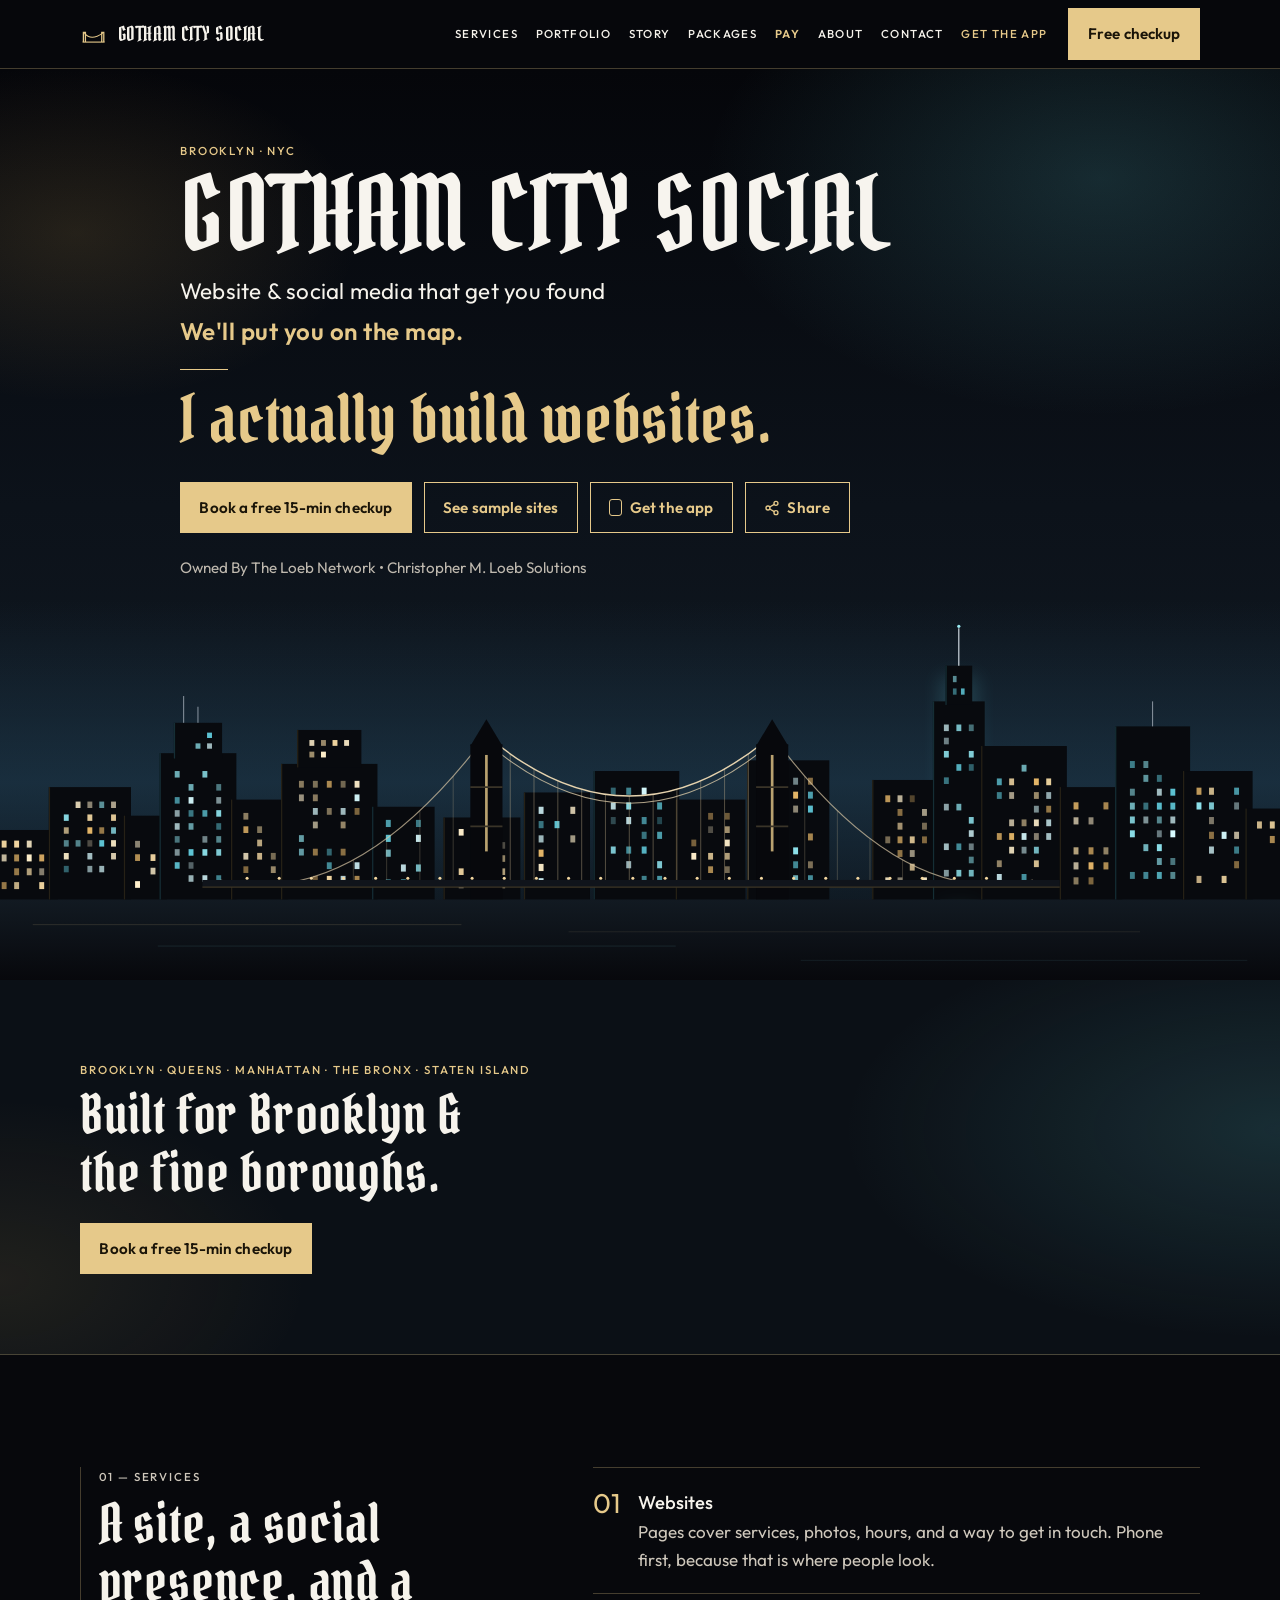
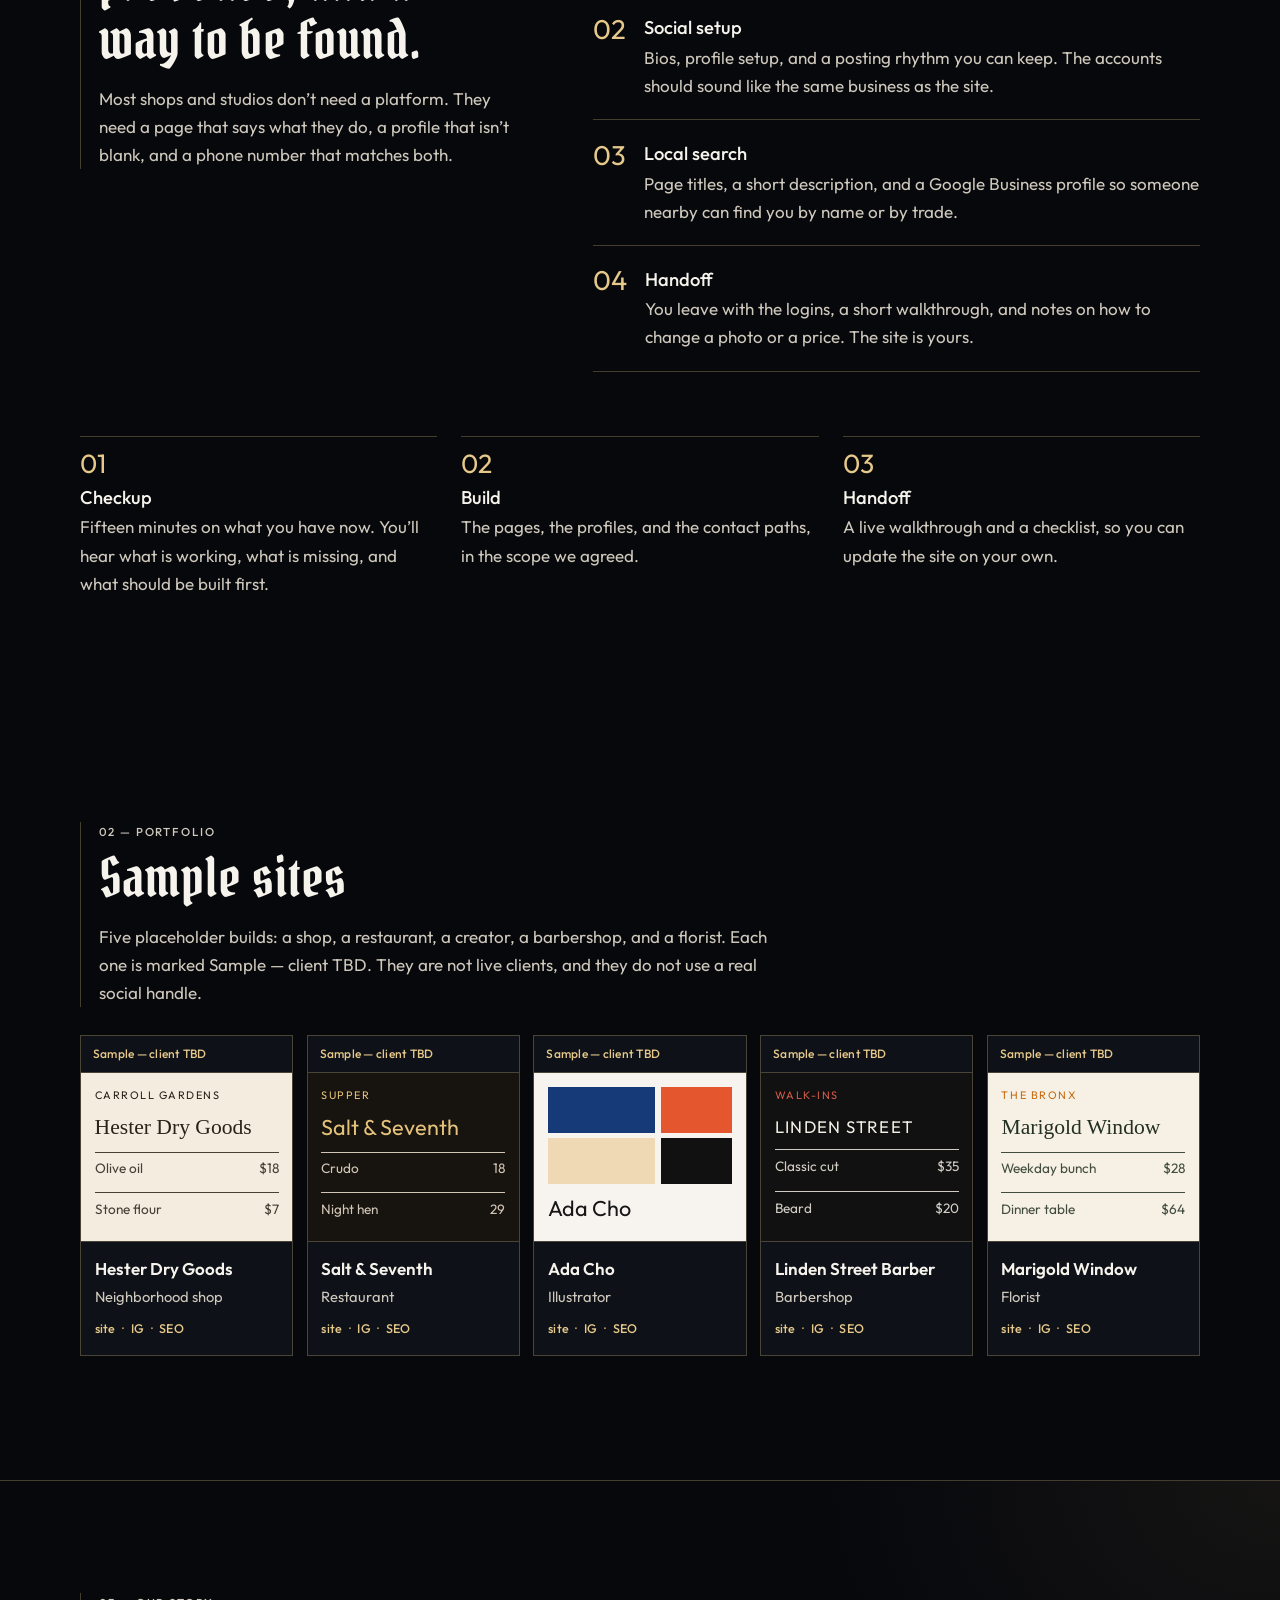
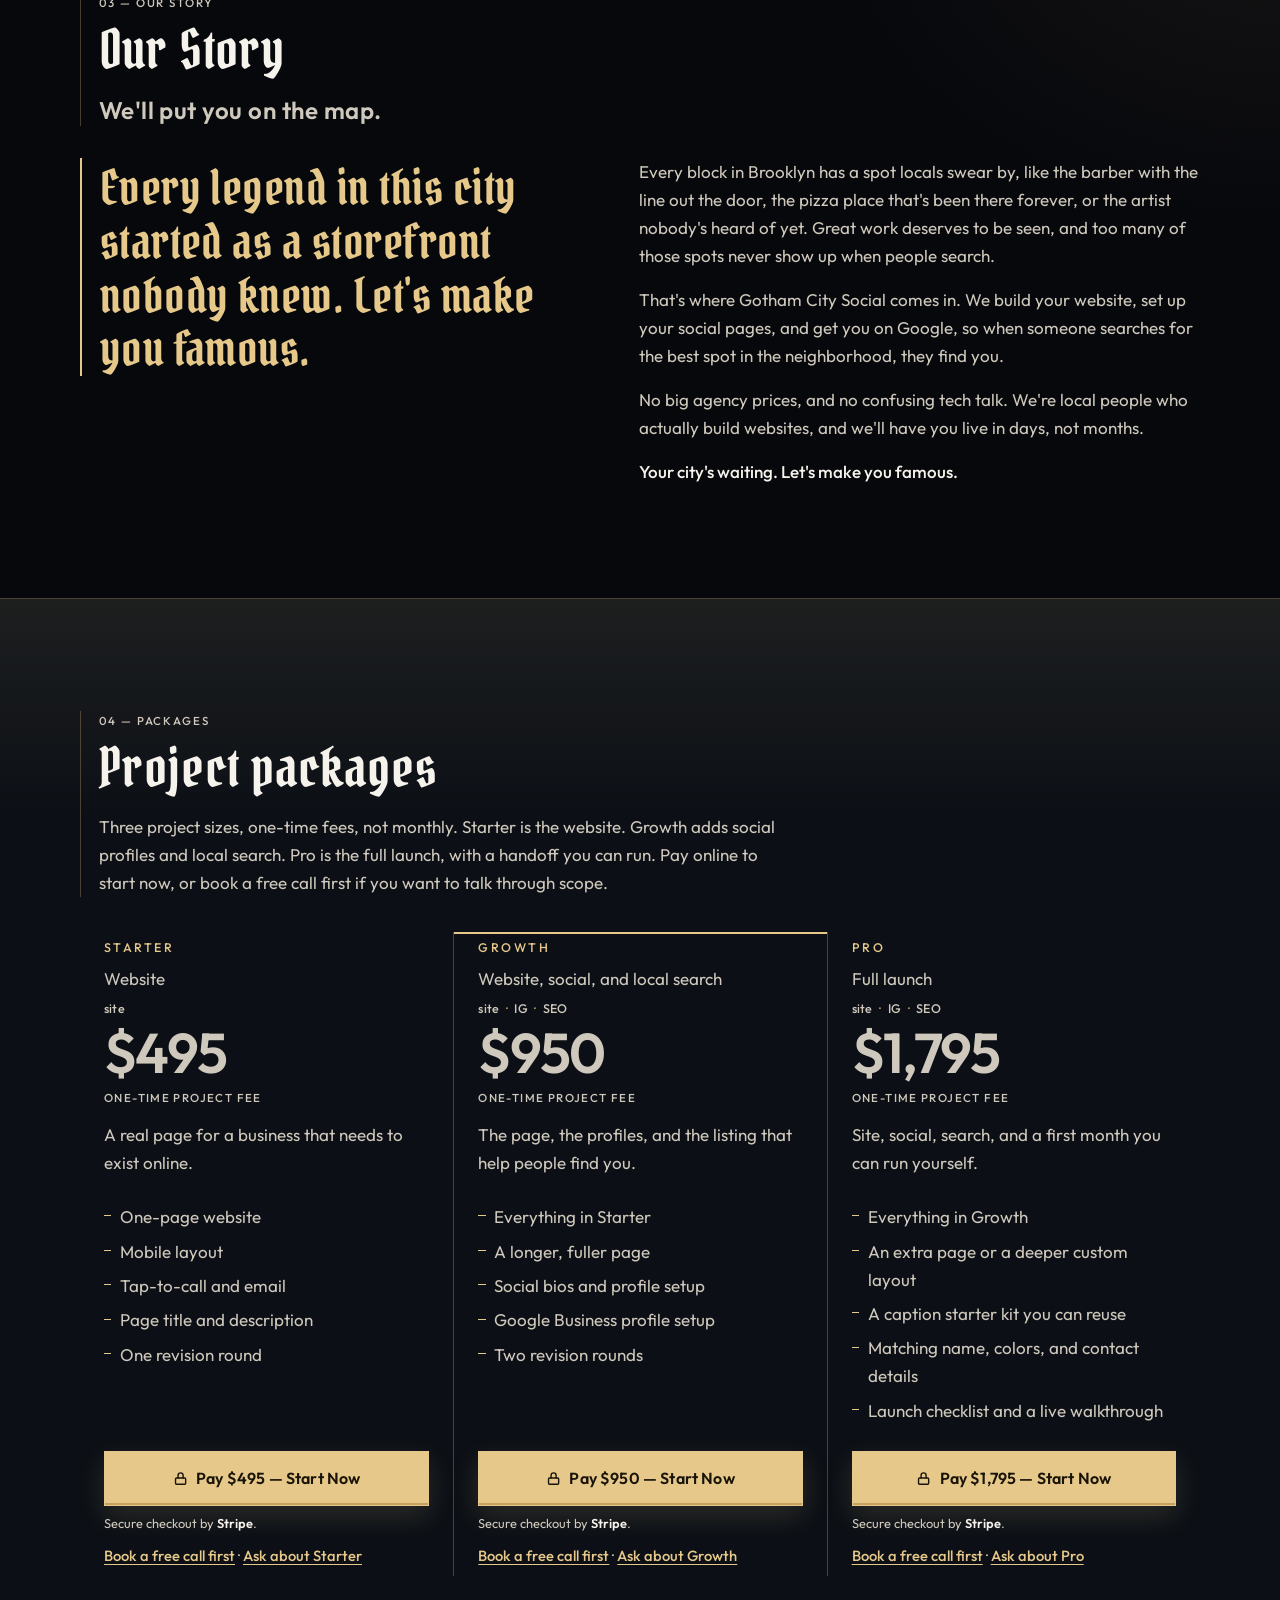
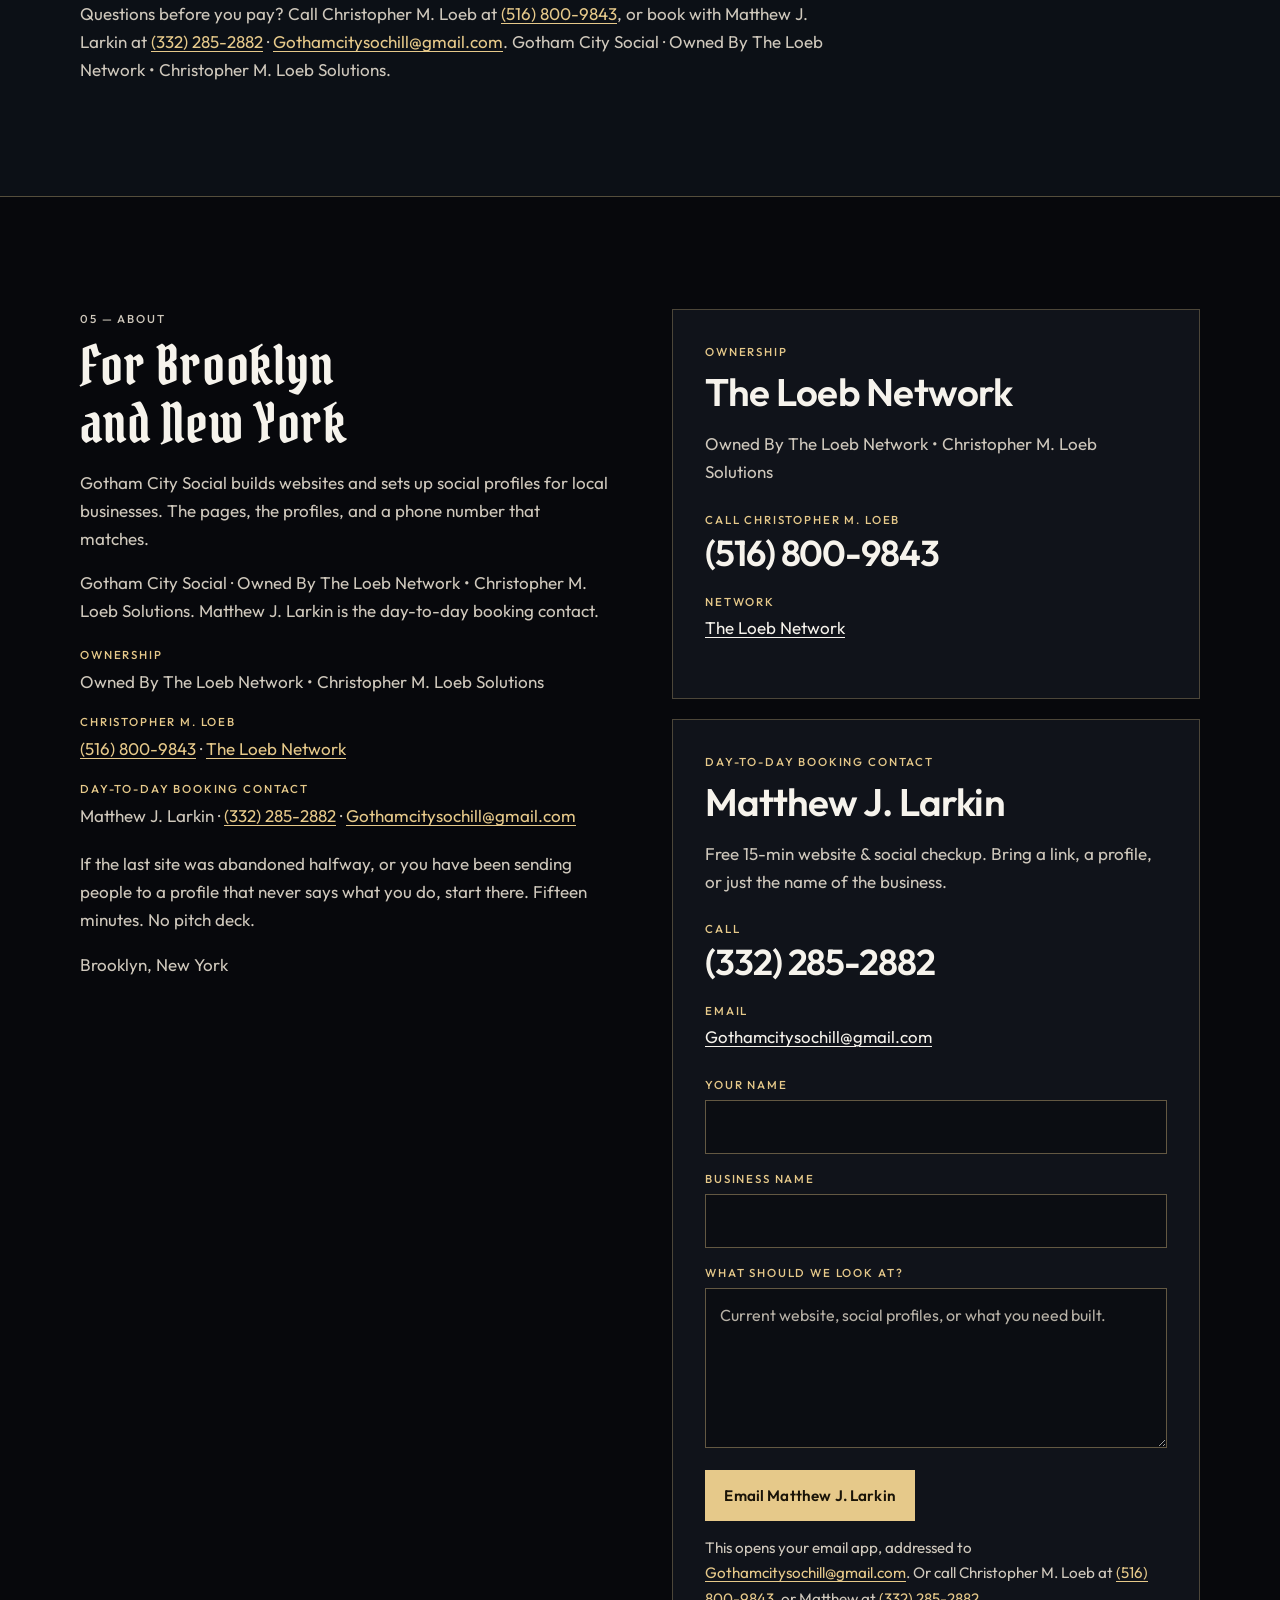
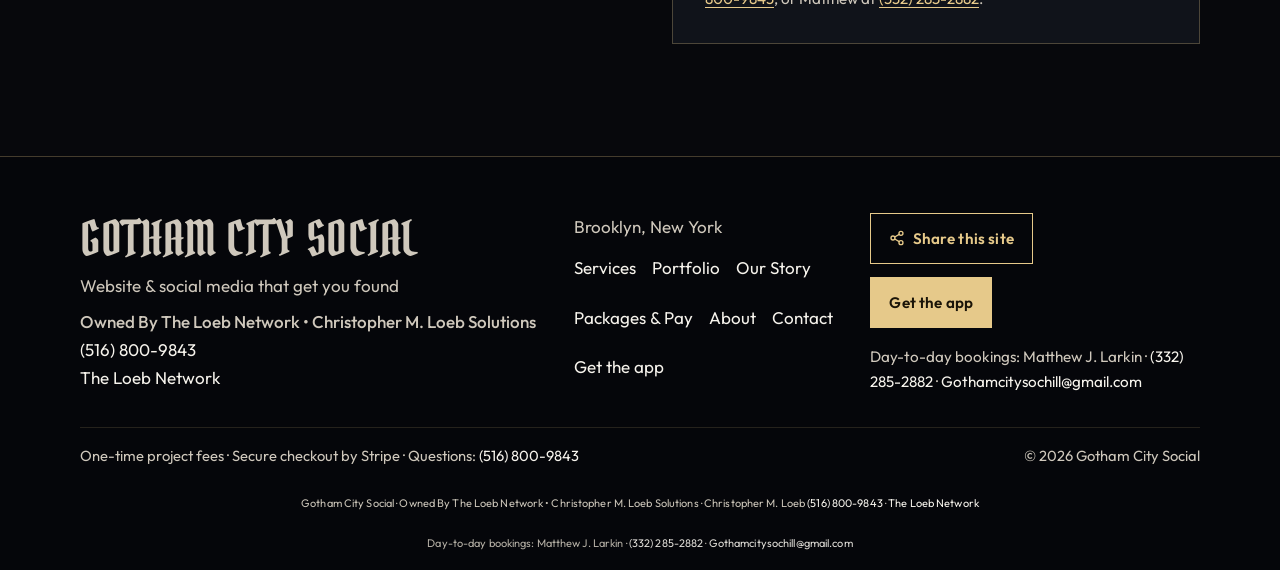
<file: index.html>
<!DOCTYPE html>
<html lang="en">
  <head>
    <meta charset="UTF-8" />
    <meta name="viewport" content="width=device-width, initial-scale=1" />
    <title>Gotham City Social · Websites &amp; social in Brooklyn</title>
    <meta
      name="description"
      content="Gotham City Social · Owned By The Loeb Network • Christopher M. Loeb Solutions. Websites and social for Brooklyn and NYC. Christopher M. Loeb (516) 800-9843. Day-to-day booking contact: Matthew J. Larkin."
    />
    <meta name="theme-color" content="#07080c" />
    <meta property="og:title" content="Gotham City Social · We'll put you on the map." />
    <meta
      property="og:description"
      content="Owned By The Loeb Network • Christopher M. Loeb Solutions. Website & social media that get you found. Day-to-day booking contact: Matthew J. Larkin."
    />
    <meta property="og:type" content="website" />
    <meta property="og:locale" content="en_US" />
    <meta name="twitter:card" content="summary" />
    <link rel="preload" href="./assets/pirata-one-latin-400-normal.woff2" as="font" type="font/woff2" crossorigin />
    <link rel="icon" href="./favicon.svg" type="image/svg+xml" />
    <link rel="icon" href="./assets/app/icon-32.png?v=3" sizes="32x32" type="image/png" />
    <link rel="manifest" href="./manifest.webmanifest" />
    <link rel="apple-touch-icon" href="./assets/app/icon-180.png?v=3" />
    <meta name="apple-mobile-web-app-capable" content="yes" />
    <meta name="mobile-web-app-capable" content="yes" />
    <meta name="apple-mobile-web-app-title" content="Gotham Social" />
    <meta name="apple-mobile-web-app-status-bar-style" content="black-translucent" />
        <script type="application/ld+json">
      {
        "@context": "https://schema.org",
        "@type": "ProfessionalService",
        "name": "Gotham City Social",
        "description": "Website and social media that get you found. Owned By The Loeb Network • Christopher M. Loeb Solutions.",
        "telephone": "+1-516-800-9843",
        "email": "Gothamcitysochill@gmail.com",
        "url": "https://gotham-city-social.netlify.app/",
        "founder": {
          "@type": "Person",
          "name": "Christopher M. Loeb",
          "telephone": "+1-516-800-9843",
          "url": "https://starfall-tek.github.io/loeb-network-preview/"
        },
        "parentOrganization": {
          "@type": "Organization",
          "name": "The Loeb Network • Christopher M. Loeb Solutions",
          "url": "https://starfall-tek.github.io/loeb-network-preview/",
          "telephone": "+1-516-800-9843"
        },
        "employee": {
          "@type": "Person",
          "name": "Matthew J. Larkin",
          "jobTitle": "Day-to-day booking contact",
          "telephone": "+1-332-285-2882",
          "email": "Gothamcitysochill@gmail.com"
        },
        "contactPoint": [
          {
            "@type": "ContactPoint",
            "contactType": "owner",
            "name": "Christopher M. Loeb",
            "telephone": "+1-516-800-9843"
          },
          {
            "@type": "ContactPoint",
            "contactType": "customer support",
            "name": "Matthew J. Larkin",
            "telephone": "+1-332-285-2882",
            "email": "Gothamcitysochill@gmail.com"
          }
        ],
        "address": {
          "@type": "PostalAddress",
          "addressLocality": "Brooklyn",
          "addressRegion": "NY",
          "addressCountry": "US"
        },
        "areaServed": "New York City",
        "priceRange": "$495–$1795"
      }
    </script>
    <script type="module" crossorigin src="./assets/index-BkQ4kidg.js"></script>
    <link rel="stylesheet" crossorigin href="./assets/index-B3bpZX9e.css">
    <link rel="stylesheet" href="./assets/pay.css?v=1">
    <style>
      .hero-ownership { font-size: 0.95rem; opacity: 0.92; }
      .ownership-lines { gap: 1rem; margin: 1.25rem 0; display: grid; }
      .ownership-lines dt { letter-spacing: 0.16em; text-transform: uppercase; color: var(--gold); font-size: 0.72rem; font-weight: 500; margin-bottom: 0.25rem; }
      .ownership-lines dd { color: var(--muted); margin: 0; }
      .ownership-lines a { color: var(--gold); }
      .contact-stack { gap: 1.25rem; display: grid; scroll-margin-top: 5.5rem; }
      .footer-owner-line { color: var(--ink); font-weight: 500; margin-top: 0.5rem; }
      .footer-client-line { font-size: 0.95rem; }
      .desktop-nav a.nav-app, .menu-panel a.nav-app { color: var(--gold); }
      .btn-app::before { content: ""; width: 0.8em; height: 1.1em; margin-right: 0.55em; border: 1.5px solid currentColor; border-radius: 0.2em; display: inline-block; }
      .footer-app { margin-bottom: 1rem; }
      .footer-app a.btn-primary, .footer-app a.btn-primary:hover { color: #1a1408; text-decoration: none; }
      .footer-client-meta { margin-top: 0.35rem !important; padding-top: 0 !important; opacity: 0.9; }

      /* Share button + sheet */
      .btn-share { gap: 0.45rem; }
      .btn-share .share-ico { display: inline-flex; width: 1.05em; height: 1.05em; }
      .btn-share .share-ico svg { width: 100%; height: 100%; display: block; }
      .footer-share { margin-bottom: 0.85rem; }
      .footer-share .btn { color: #1a1408; text-decoration: none; }
      .footer-share .btn-ghost { color: var(--gold); }
      .footer-share .btn-ghost:hover { color: var(--gold); }
      .gcs-share-sheet[hidden], .gcs-share-toast[hidden] { display: none !important; }
      .gcs-share-sheet { position: fixed; inset: 0; z-index: 80; display: grid; place-items: end center; }
      .gcs-share-backdrop { position: absolute; inset: 0; background: #05060acc; backdrop-filter: blur(4px); }
      .gcs-share-panel { position: relative; z-index: 1; width: min(420px, 100%); max-height: min(92vh, 640px);
        overflow: auto; background: #0c1016; border: 1px solid var(--line); border-bottom: 0;
        border-radius: 16px 16px 0 0; padding: 1.15rem 1.15rem 1.5rem; color: var(--ink);
        box-shadow: 0 -20px 60px #000a; }
      .gcs-share-head { display: flex; align-items: center; justify-content: space-between; gap: 0.75rem; margin-bottom: 0.35rem; }
      .gcs-share-head h2 { font-family: var(--font-sans); font-size: 1.15rem; font-weight: 600; margin: 0; letter-spacing: 0; text-transform: none; color: var(--ink); line-height: 1.2; }
      .gcs-share-close { appearance: none; border: 1px solid var(--line); background: transparent; color: var(--gold);
        width: 44px; height: 44px; font-size: 1.5rem; line-height: 1; cursor: pointer; border-radius: 0; }
      .gcs-share-close:hover { background: #e6c98a1a; }
      .gcs-share-url { color: var(--muted); font-size: 0.85rem; word-break: break-all; margin: 0.35rem 0 1rem; }
      .gcs-share-actions { display: grid; gap: 0.55rem; }
      .gcs-share-action { display: flex; align-items: center; gap: 0.75rem; min-height: 48px; padding: 0.65rem 0.85rem;
        border: 1px solid var(--line); background: #10131a; color: var(--ink); text-decoration: none;
        font: inherit; font-weight: 500; cursor: pointer; text-align: left; }
      .gcs-share-action:hover { border-color: var(--gold); color: var(--gold); }
      .gcs-share-ico { width: 1.6rem; text-align: center; color: var(--gold); font-weight: 600; flex: none; }
      .gcs-share-toast { position: fixed; z-index: 90; left: 50%; bottom: 1.5rem; transform: translateX(-50%) translateY(120%);
        background: var(--gold); color: #1a1408; font-weight: 600; padding: 0.75rem 1.15rem; min-height: 44px;
        display: flex; align-items: center; box-shadow: 0 12px 40px #000a; transition: transform 0.2s ease; pointer-events: none; }
      .gcs-share-toast.is-on { transform: translateX(-50%) translateY(0); }
      html.gcs-share-open { overflow: hidden; }
      @media (min-width: 560px) {
        .gcs-share-sheet { place-items: center; }
        .gcs-share-panel { border-radius: 12px; border-bottom: 1px solid var(--line); }
      }
      /* Brand storyline: tagline + Our Story */
      .map-tagline { color: var(--gold); font-weight: 600; letter-spacing: 0.02em; font-size: clamp(1.15rem, 2.2vw, 1.5rem); line-height: 1.3; margin-top: 0.6rem; }
      .story-section { border-top: 1px solid var(--line); background: radial-gradient(60% 80% at 100% 0%, #e6c98a10, transparent 60%), var(--bg); }
      .story-grid { display: grid; gap: clamp(1.75rem, 4vw, 3.5rem); }
      .story-quote { margin: 0; padding: 0.2rem 0 0 1.1rem; border-left: 2px solid var(--gold); }
      .story-quote p { font-family: var(--font-quote); color: var(--gold); font-weight: 400; font-size: clamp(1.9rem, 4.2vw, 3rem); line-height: 1.12; letter-spacing: 0.01em; overflow-wrap: break-word; }
      .story-body p { color: var(--muted); max-width: 62ch; }
      .story-body p + p { margin-top: 1rem; }
      .story-body p:last-child { color: var(--ink); font-weight: 500; }
      .story-section .section-intro { position: static; }
      @media (min-width: 900px) { .story-grid { grid-template-columns: 0.95fr 1.05fr; align-items: start; } }
    </style>
  </head>
  <body>
    <a class="skip" href="#content">Skip to content</a>
    <header class="site-header">
      <div class="header-bar wrap">
        <a class="brand" href="#top">
          <svg class="brand-mark" viewBox="0 0 32 32" aria-hidden="true">
            <path d="M4 26V14.5h2.4V26M25.6 26V14.5H28V26" fill="none" stroke="#e6c98a" stroke-width="1.5"/>
            <path d="M5.2 15.4C9 20.2 16 23 26.8 15.4" fill="none" stroke="#e6c98a" stroke-width="1.3"/>
            <path d="M3 26h26" stroke="#e6c98a" stroke-width="1.3"/>
          </svg>
          <span>Gotham City Social</span>
        </a>
        <nav class="desktop-nav" aria-label="Primary">
          <a href="#services">Services</a>
          <a href="#portfolio">Portfolio</a>
          <a href="#story">Story</a>
          <a href="#packages">Packages</a>
          <a class="nav-pay" href="#packages">Pay</a>
          <a href="#about">About</a>
          <a href="#contact">Contact</a>
          <a class="nav-app" href="./app/">Get the app</a>
          <a class="btn btn-primary menu-cta" href="#contact">Free checkup</a>
        </nav>
        <details class="menu">
          <summary>
            <span class="sr-only">Menu</span>
            <span class="burger" aria-hidden="true"><span></span></span>
          </summary>
          <nav class="menu-panel" aria-label="Primary">
            <a href="#services">Services</a>
            <a href="#portfolio">Portfolio</a>
            <a href="#story">Story</a>
            <a href="#packages">Packages</a>
            <a class="nav-pay" href="#packages">Pay</a>
            <a href="#about">About</a>
            <a href="#contact">Contact</a>
            <a class="nav-app" href="./app/">Get the app</a>
            <a class="btn btn-primary menu-cta" href="#contact">Free checkup</a>
          </nav>
        </details>
      </div>
    </header>
    <div id="paid-banner" class="paid-banner" role="status" aria-live="polite" hidden>
      <div class="wrap paid-banner-inner">
        <span class="paid-banner-mark" aria-hidden="true">&#10003;</span>
        <p class="paid-banner-text"><strong>Payment received — thank you!</strong> We'll reach out within 1 business day to kick off your project. Questions: <a href="tel:+15168009843">(516) 800-9843</a> · <a href="mailto:Gothamcitysochill@gmail.com">Gothamcitysochill@gmail.com</a></p>
        <button type="button" class="paid-banner-close" data-paid-close aria-label="Dismiss thank-you message">&times;</button>
      </div>
    </div>

    <main id="content">
      <section class="hero" id="top" aria-labelledby="hero-title">
        <div class="wrap hero-copy">
          <p class="kicker">Brooklyn · NYC</p>
          <h1 id="hero-title">Gotham City Social</h1>
          <p class="tagline">Website &amp; social media that get you found</p>
          <p class="map-tagline">We'll put you on the map.</p>
          <p class="hero-quote">I actually build websites.</p>
          <div class="cta-row">
            <a class="btn btn-primary" href="#contact">Book a free 15-min checkup</a>
            <a class="btn btn-ghost" href="#portfolio">See sample sites</a>
            <a class="btn btn-ghost btn-app" href="./app/">Get the app</a>
            <button type="button" class="btn btn-ghost btn-share" data-share
              data-share-title="Gotham City Social"
              data-share-text="Website &amp; social media that get you found — for Brooklyn and New York."
              data-share-url="https://gotham-city-social.netlify.app/"
              data-share-fallback-path="/"
              aria-label="Share Gotham City Social">
              <span class="share-ico" aria-hidden="true"><svg viewBox="0 0 24 24" fill="none" stroke="currentColor" stroke-width="2" stroke-linecap="round" stroke-linejoin="round"><circle cx="18" cy="5" r="3"/><circle cx="6" cy="12" r="3"/><circle cx="18" cy="19" r="3"/><path d="M8.59 13.51l6.83 3.98M15.41 6.51l-6.82 3.98"/></svg></span> Share
            </button>
          </div>
          <p class="hero-contact hero-ownership">
            <span>Owned By The Loeb Network • Christopher M. Loeb Solutions</span>
          </p>
        </div>
        <div class="skyline-wrap">
          <img class="skyline" src="./skyline.svg" alt="" />
        </div>
      </section>

      <section class="borough-cta" aria-labelledby="borough-title">
        <div class="wrap">
          <p class="kicker">Brooklyn · Queens · Manhattan · The Bronx · Staten Island</p>
          <h2 id="borough-title">Built for Brooklyn &amp; the five boroughs.</h2>
          <a class="btn btn-primary" href="#contact">Book a free 15-min checkup</a>
        </div>
      </section>

      <section class="section" id="services" aria-labelledby="services-title">
        <div class="wrap services-layout">
          <div class="section-intro">
            <p class="index">01 — Services</p>
            <h2 id="services-title">A site, a social presence, and a way to be found.</h2>
            <p>
              Most shops and studios don’t need a platform. They need a page that says what they do, a profile that isn’t blank, and a phone number that matches both.
            </p>
          </div>
          <ol class="service-list">
            <li>
              <span class="num" aria-hidden="true">01</span>
              <div>
                <h3>Websites</h3>
                <p>
                  Pages cover services, photos, hours, and a way to get in touch. Phone first, because that is where people look.
                </p>
              </div>
            </li>
            <li>
              <span class="num" aria-hidden="true">02</span>
              <div>
                <h3>Social setup</h3>
                <p>
                  Bios, profile setup, and a posting rhythm you can keep. The accounts should sound like the same business as the site.
                </p>
              </div>
            </li>
            <li>
              <span class="num" aria-hidden="true">03</span>
              <div>
                <h3>Local search</h3>
                <p>
                  Page titles, a short description, and a Google Business profile so someone nearby can find you by name or by trade.
                </p>
              </div>
            </li>
            <li>
              <span class="num" aria-hidden="true">04</span>
              <div>
                <h3>Handoff</h3>
                <p>
                  You leave with the logins, a short walkthrough, and notes on how to change a photo or a price. The site is yours.
                </p>
              </div>
            </li>
          </ol>
        </div>
        <ol class="process wrap" aria-label="How a project goes">
          <li>
            <span class="step">01</span>
            <h3>Checkup</h3>
            <p>Fifteen minutes on what you have now. You’ll hear what is working, what is missing, and what should be built first.</p>
          </li>
          <li>
            <span class="step">02</span>
            <h3>Build</h3>
            <p>The pages, the profiles, and the contact paths, in the scope we agreed.</p>
          </li>
          <li>
            <span class="step">03</span>
            <h3>Handoff</h3>
            <p>A live walkthrough and a checklist, so you can update the site on your own.</p>
          </li>
        </ol>
      </section>

      <section class="section" id="portfolio" aria-labelledby="portfolio-title">
        <div class="wrap">
          <div class="section-intro">
            <p class="index">02 — Portfolio</p>
            <h2 id="portfolio-title">Sample sites</h2>
            <p class="lede">
              Five placeholder builds: a shop, a restaurant, a creator, a barbershop, and a florist. Each one is marked Sample — client TBD. They are not live clients, and they do not use a real social handle.
            </p>
          </div>
          <ul class="portfolio-strip">
            <li>
              <a class="folio" href="./samples/hester/index.html">
                <span class="flag">Sample — client TBD</span>
                <span class="mini mini-hester" aria-hidden="true">
                  <span class="mini-kicker">Carroll Gardens</span>
                  <span class="mini-title">Hester Dry Goods</span>
                  <span class="mini-line"><span>Olive oil</span><span>$18</span></span>
                  <span class="mini-line"><span>Stone flour</span><span>$7</span></span>
                </span>
                <span class="folio-meta">
                  <span class="folio-name">Hester Dry Goods</span>
                  <span class="folio-kind">Neighborhood shop</span>
                  <span class="channels"><span>site</span><span>IG</span><span>SEO</span></span>
                </span>
              </a>
            </li>
            <li>
              <a class="folio" href="./samples/salt-seventh/index.html">
                <span class="flag">Sample — client TBD</span>
                <span class="mini mini-salt" aria-hidden="true">
                  <span class="mini-kicker">Supper</span>
                  <span class="mini-title">Salt &amp; Seventh</span>
                  <span class="mini-line"><span>Crudo</span><span>18</span></span>
                  <span class="mini-line"><span>Night hen</span><span>29</span></span>
                </span>
                <span class="folio-meta">
                  <span class="folio-name">Salt &amp; Seventh</span>
                  <span class="folio-kind">Restaurant</span>
                  <span class="channels"><span>site</span><span>IG</span><span>SEO</span></span>
                </span>
              </a>
            </li>
            <li>
              <a class="folio" href="./samples/ada-cho/index.html">
                <span class="flag">Sample — client TBD</span>
                <span class="mini mini-ada" aria-hidden="true">
                  <span class="ada-grid"><span></span><span></span><span></span><span></span></span>
                  <span class="mini-title">Ada Cho</span>
                </span>
                <span class="folio-meta">
                  <span class="folio-name">Ada Cho</span>
                  <span class="folio-kind">Illustrator</span>
                  <span class="channels"><span>site</span><span>IG</span><span>SEO</span></span>
                </span>
              </a>
            </li>
            <li>
              <a class="folio" href="./samples/linden/index.html">
                <span class="flag">Sample — client TBD</span>
                <span class="mini mini-linden" aria-hidden="true">
                  <span class="mini-kicker">Walk-ins</span>
                  <span class="mini-title">Linden Street</span>
                  <span class="mini-line"><span>Classic cut</span><span>$35</span></span>
                  <span class="mini-line"><span>Beard</span><span>$20</span></span>
                </span>
                <span class="folio-meta">
                  <span class="folio-name">Linden Street Barber</span>
                  <span class="folio-kind">Barbershop</span>
                  <span class="channels"><span>site</span><span>IG</span><span>SEO</span></span>
                </span>
              </a>
            </li>
            <li>
              <a class="folio" href="./samples/marigold/index.html">
                <span class="flag">Sample — client TBD</span>
                <span class="mini mini-marigold" aria-hidden="true">
                  <span class="mini-kicker">The Bronx</span>
                  <span class="mini-title">Marigold Window</span>
                  <span class="mini-line"><span>Weekday bunch</span><span>$28</span></span>
                  <span class="mini-line"><span>Dinner table</span><span>$64</span></span>
                </span>
                <span class="folio-meta">
                  <span class="folio-name">Marigold Window</span>
                  <span class="folio-kind">Florist</span>
                  <span class="channels"><span>site</span><span>IG</span><span>SEO</span></span>
                </span>
              </a>
            </li>
          </ul>
        </div>
      </section>

      <section class="section story-section" id="story" aria-labelledby="story-title">
        <div class="wrap">
          <div class="section-intro">
            <p class="index">03 — Our Story</p>
            <h2 id="story-title">Our Story</h2>
            <p class="map-tagline">We'll put you on the map.</p>
          </div>
          <div class="story-grid" style="margin-top:2rem">
            <blockquote class="story-quote">
              <p>Every legend in this city started as a storefront nobody knew. Let's make you famous.</p>
            </blockquote>
            <div class="story-body">
              <p>Every block in Brooklyn has a spot locals swear by, like the barber with the line out the door, the pizza place that's been there forever, or the artist nobody's heard of yet. Great work deserves to be seen, and too many of those spots never show up when people search.</p>
              <p>That's where Gotham City Social comes in. We build your website, set up your social pages, and get you on Google, so when someone searches for the best spot in the neighborhood, they find you.</p>
              <p>No big agency prices, and no confusing tech talk. We're local people who actually build websites, and we'll have you live in days, not months.</p>
              <p>Your city's waiting. Let's make you famous.</p>
            </div>
          </div>
        </div>
      </section>

      <section class="section band" id="packages" aria-labelledby="packages-title">
        <div class="wrap">
          <div class="section-intro">
            <p class="index">04 — Packages</p>
            <h2 id="packages-title">Project packages</h2>
            <p class="lede">
              Three project sizes, one-time fees, not monthly. Starter is the website. Growth adds social profiles and local search. Pro is the full launch, with a handoff you can run. Pay online to start now, or book a free call first if you want to talk through scope.
            </p>
          </div>
          <div class="price-grid">
            <article class="package">
              <h3>Starter</h3>
              <p class="scope">Website</p>
              <p class="channels" aria-label="Channels in Starter"><span>site</span></p>
              <p class="price">$495</p>
              <p class="rate-tag">One-time project fee</p>
              <p class="blurb">A real page for a business that needs to exist online.</p>
              <ul>
                <li>One-page website</li>
                <li>Mobile layout</li>
                <li>Tap-to-call and email</li>
                <li>Page title and description</li>
                <li>One revision round</li>
              </ul>
              <div class="pay-block">
                <a class="btn btn-primary btn-pay" href="https://buy.stripe.com/bJe00jdTvekj4mn2nK8EM00" target="_blank" rel="noopener" aria-label="Pay $495 for the Starter package — secure Stripe checkout, opens in a new tab"><svg class="pay-lock" viewBox="0 0 24 24" aria-hidden="true" fill="none" stroke="currentColor" stroke-width="2.2" stroke-linecap="round" stroke-linejoin="round"><rect x="4" y="11" width="16" height="10" rx="1.5"/><path d="M8 11V7a4 4 0 0 1 8 0v4"/></svg>Pay $495 — Start Now</a>
                <p class="pay-note">Secure checkout by <span class="stripe-word">Stripe</span>.</p>
                <p class="pay-alt"><a class="text-link" href="#contact">Book a free call first</a> · <a class="text-link" href="mailto:Gothamcitysochill@gmail.com?subject=Starter%20package%20%E2%80%94%20Gotham%20City%20Social">Ask about Starter</a></p>
              </div>
            </article>
            <article class="package featured">
              <h3>Growth</h3>
              <p class="scope">Website, social, and local search</p>
              <p class="channels" aria-label="Channels in Growth"><span>site</span><span>IG</span><span>SEO</span></p>
              <p class="price">$950</p>
              <p class="rate-tag">One-time project fee</p>
              <p class="blurb">The page, the profiles, and the listing that help people find you.</p>
              <ul>
                <li>Everything in Starter</li>
                <li>A longer, fuller page</li>
                <li>Social bios and profile setup</li>
                <li>Google Business profile setup</li>
                <li>Two revision rounds</li>
              </ul>
              <div class="pay-block">
                <a class="btn btn-primary btn-pay" href="https://buy.stripe.com/cNifZhcPr6RR1ab7I48EM01" target="_blank" rel="noopener" aria-label="Pay $950 for the Growth package — secure Stripe checkout, opens in a new tab"><svg class="pay-lock" viewBox="0 0 24 24" aria-hidden="true" fill="none" stroke="currentColor" stroke-width="2.2" stroke-linecap="round" stroke-linejoin="round"><rect x="4" y="11" width="16" height="10" rx="1.5"/><path d="M8 11V7a4 4 0 0 1 8 0v4"/></svg>Pay $950 — Start Now</a>
                <p class="pay-note">Secure checkout by <span class="stripe-word">Stripe</span>.</p>
                <p class="pay-alt"><a class="text-link" href="#contact">Book a free call first</a> · <a class="text-link" href="mailto:Gothamcitysochill@gmail.com?subject=Growth%20package%20%E2%80%94%20Gotham%20City%20Social">Ask about Growth</a></p>
              </div>
            </article>
            <article class="package">
              <h3>Pro</h3>
              <p class="scope">Full launch</p>
              <p class="channels" aria-label="Channels in Pro"><span>site</span><span>IG</span><span>SEO</span></p>
              <p class="price">$1,795</p>
              <p class="rate-tag">One-time project fee</p>
              <p class="blurb">Site, social, search, and a first month you can run yourself.</p>
              <ul>
                <li>Everything in Growth</li>
                <li>An extra page or a deeper custom layout</li>
                <li>A caption starter kit you can reuse</li>
                <li>Matching name, colors, and contact details</li>
                <li>Launch checklist and a live walkthrough</li>
              </ul>
              <div class="pay-block">
                <a class="btn btn-primary btn-pay" href="https://buy.stripe.com/dRm7sL02F1xxf112nK8EM02" target="_blank" rel="noopener" aria-label="Pay $1,795 for the Pro package — secure Stripe checkout, opens in a new tab"><svg class="pay-lock" viewBox="0 0 24 24" aria-hidden="true" fill="none" stroke="currentColor" stroke-width="2.2" stroke-linecap="round" stroke-linejoin="round"><rect x="4" y="11" width="16" height="10" rx="1.5"/><path d="M8 11V7a4 4 0 0 1 8 0v4"/></svg>Pay $1,795 — Start Now</a>
                <p class="pay-note">Secure checkout by <span class="stripe-word">Stripe</span>.</p>
                <p class="pay-alt"><a class="text-link" href="#contact">Book a free call first</a> · <a class="text-link" href="mailto:Gothamcitysochill@gmail.com?subject=Pro%20package%20%E2%80%94%20Gotham%20City%20Social">Ask about Pro</a></p>
              </div>
            </article>
          </div>
          <p class="price-disclaimer">
            Questions before you pay? Call Christopher M. Loeb at <a href="tel:+15168009843">(516) 800-9843</a>,
            or book with Matthew J. Larkin at <a href="tel:+13322852882">(332) 285-2882</a> ·
            <a href="mailto:Gothamcitysochill@gmail.com">Gothamcitysochill@gmail.com</a>.
            Gotham City Social · Owned By The Loeb Network • Christopher M. Loeb Solutions.
          </p>
        </div>
      </section>

      <section class="section" id="about" aria-labelledby="about-title">
        <div class="wrap about-grid">
          <div class="about-copy">
            <p class="index">05 — About</p>
            <h2 id="about-title">For Brooklyn and New York</h2>
            <p>
              Gotham City Social builds websites and sets up social profiles for local businesses. The pages, the profiles, and a phone number that matches.
            </p>
            <p>
              Gotham City Social · Owned By The Loeb Network • Christopher M. Loeb Solutions. Matthew J. Larkin is the day-to-day booking contact.
            </p>
            <dl class="ownership-lines">
              <div>
                <dt>Ownership</dt>
                <dd>Owned By The Loeb Network • Christopher M. Loeb Solutions</dd>
              </div>
              <div>
                <dt>Christopher M. Loeb</dt>
                <dd>
                  <a href="tel:+15168009843">(516) 800-9843</a> ·
                  <a href="https://starfall-tek.github.io/loeb-network-preview/">The Loeb Network</a>
                </dd>
              </div>
              <div>
                <dt>Day-to-day booking contact</dt>
                <dd>
                  Matthew J. Larkin ·
                  <a href="tel:+13322852882">(332) 285-2882</a> ·
                  <a href="mailto:Gothamcitysochill@gmail.com">Gothamcitysochill@gmail.com</a>
                </dd>
              </div>
            </dl>
            <p>
              If the last site was abandoned halfway, or you have been sending people to a profile that never says what you do, start there. Fifteen minutes. No pitch deck.
            </p>
            <p class="place">Brooklyn, New York</p>
          </div>
          <div class="contact-stack" id="contact">
            <div class="contact-card">
              <p class="kicker">Ownership</p>
              <h2>The Loeb Network</h2>
              <p class="offer">Owned By The Loeb Network • Christopher M. Loeb Solutions</p>
              <dl class="contact-list">
                <div>
                  <dt>Call Christopher M. Loeb</dt>
                  <dd><a class="phone" href="tel:+15168009843">(516) 800-9843</a></dd>
                </div>
                <div>
                  <dt>Network</dt>
                  <dd><a href="https://starfall-tek.github.io/loeb-network-preview/">The Loeb Network</a></dd>
                </div>
              </dl>
            </div>
            <div class="contact-card">
              <p class="kicker">Day-to-day booking contact</p>
              <h2>Matthew J. Larkin</h2>
              <p class="offer">
                Free 15-min website &amp; social checkup. Bring a link, a profile, or just the name of the business.
              </p>
              <dl class="contact-list">
                <div>
                  <dt>Call</dt>
                  <dd><a class="phone" href="tel:+13322852882">(332) 285-2882</a></dd>
                </div>
                <div>
                  <dt>Email</dt>
                  <dd><a class="email" href="mailto:Gothamcitysochill@gmail.com">Gothamcitysochill@gmail.com</a></dd>
                </div>
              </dl>
              <form
                id="checkup-form"
                class="checkup-form"
                action="mailto:Gothamcitysochill@gmail.com"
                method="post"
                enctype="text/plain"
              >
                <div class="field">
                  <label for="name">Your name</label>
                  <input id="name" name="Name" type="text" autocomplete="name" required maxlength="120" />
                </div>
                <div class="field">
                  <label for="business">Business name</label>
                  <input id="business" name="Business" type="text" autocomplete="organization" required maxlength="160" />
                </div>
                <div class="field">
                  <label for="note">What should we look at?</label>
                  <textarea
                    id="note"
                    name="Note"
                    rows="5"
                    required
                    maxlength="2000"
                    placeholder="Current website, social profiles, or what you need built."
                  ></textarea>
                </div>
                <button class="btn btn-primary" type="submit">Email Matthew J. Larkin</button>
                <p class="form-note">
                  This opens your email app, addressed to
                  <a href="mailto:Gothamcitysochill@gmail.com">Gothamcitysochill@gmail.com</a>.
                  Or call Christopher M. Loeb at <a href="tel:+15168009843">(516) 800-9843</a>,
                  or Matthew at <a href="tel:+13322852882">(332) 285-2882</a>.
                </p>
                <p id="form-status" class="form-status" role="status"></p>
              </form>
            </div>
          </div>
        </div>
      </section>
    </main>

    <footer class="site-footer">
      <div class="wrap footer-grid">
        <div>
          <p class="footer-brand">Gotham City Social</p>
          <p>Website &amp; social media that get you found</p>
          <p class="footer-owner-line">
            Owned By The Loeb Network • Christopher M. Loeb Solutions
          </p>
          <p><a href="tel:+15168009843">(516) 800-9843</a></p>
          <p><a href="https://starfall-tek.github.io/loeb-network-preview/">The Loeb Network</a></p>
        </div>
        <div>
          <p>Brooklyn, New York</p>
          <nav class="footer-links" aria-label="Footer">
            <a href="#services">Services</a>
            <a href="#portfolio">Portfolio</a>
            <a href="#story">Our Story</a>
            <a href="#packages">Packages &amp; Pay</a>
            <a href="#about">About</a>
            <a href="#contact">Contact</a>
            <a href="./app/">Get the app</a>
          </nav>
        </div>
        <div>
          <p class="footer-share"><button type="button" class="btn btn-ghost btn-share" data-share
            data-share-title="Gotham City Social"
            data-share-text="Website &amp; social media that get you found — for Brooklyn and New York."
            data-share-url="https://gotham-city-social.netlify.app/"
            data-share-fallback-path="/"
            aria-label="Share Gotham City Social">
            <span class="share-ico" aria-hidden="true"><svg viewBox="0 0 24 24" fill="none" stroke="currentColor" stroke-width="2" stroke-linecap="round" stroke-linejoin="round"><circle cx="18" cy="5" r="3"/><circle cx="6" cy="12" r="3"/><circle cx="18" cy="19" r="3"/><path d="M8.59 13.51l6.83 3.98M15.41 6.51l-6.82 3.98"/></svg></span> Share this site
          </button></p>
          <p class="footer-app"><a class="btn btn-primary" href="./app/">Get the app</a></p>
          <p class="footer-client-line">
            Day-to-day bookings: Matthew J. Larkin ·
            <a href="tel:+13322852882">(332) 285-2882</a> ·
            <a href="mailto:Gothamcitysochill@gmail.com">Gothamcitysochill@gmail.com</a>
          </p>
        </div>
      </div>
      <div class="wrap footer-meta">
        <p>One-time project fees · Secure checkout by Stripe · Questions: <a href="tel:+15168009843">(516) 800-9843</a></p>
        <p>© 2026 Gotham City Social</p>
      </div>
      <p class="operator">
        Gotham City Social · Owned By The Loeb Network • Christopher M. Loeb Solutions ·
        Christopher M. Loeb <a href="tel:+15168009843">(516) 800-9843</a> ·
        <a href="https://starfall-tek.github.io/loeb-network-preview/">The Loeb Network</a>
      </p>
      <p class="operator footer-client-meta">
        Day-to-day bookings: Matthew J. Larkin ·
        <a href="tel:+13322852882">(332) 285-2882</a> ·
        <a href="mailto:Gothamcitysochill@gmail.com">Gothamcitysochill@gmail.com</a>
      </p>
    </footer>
    <script src="./assets/share.js" defer></script>
    <script src="./assets/pay.js?v=1" defer></script>
    <script>
      if ("serviceWorker" in navigator) {
        window.addEventListener("load", function () { navigator.serviceWorker.register("./sw.js").catch(function () {}); });
      }
    </script>
  </body>
</html>
</file>
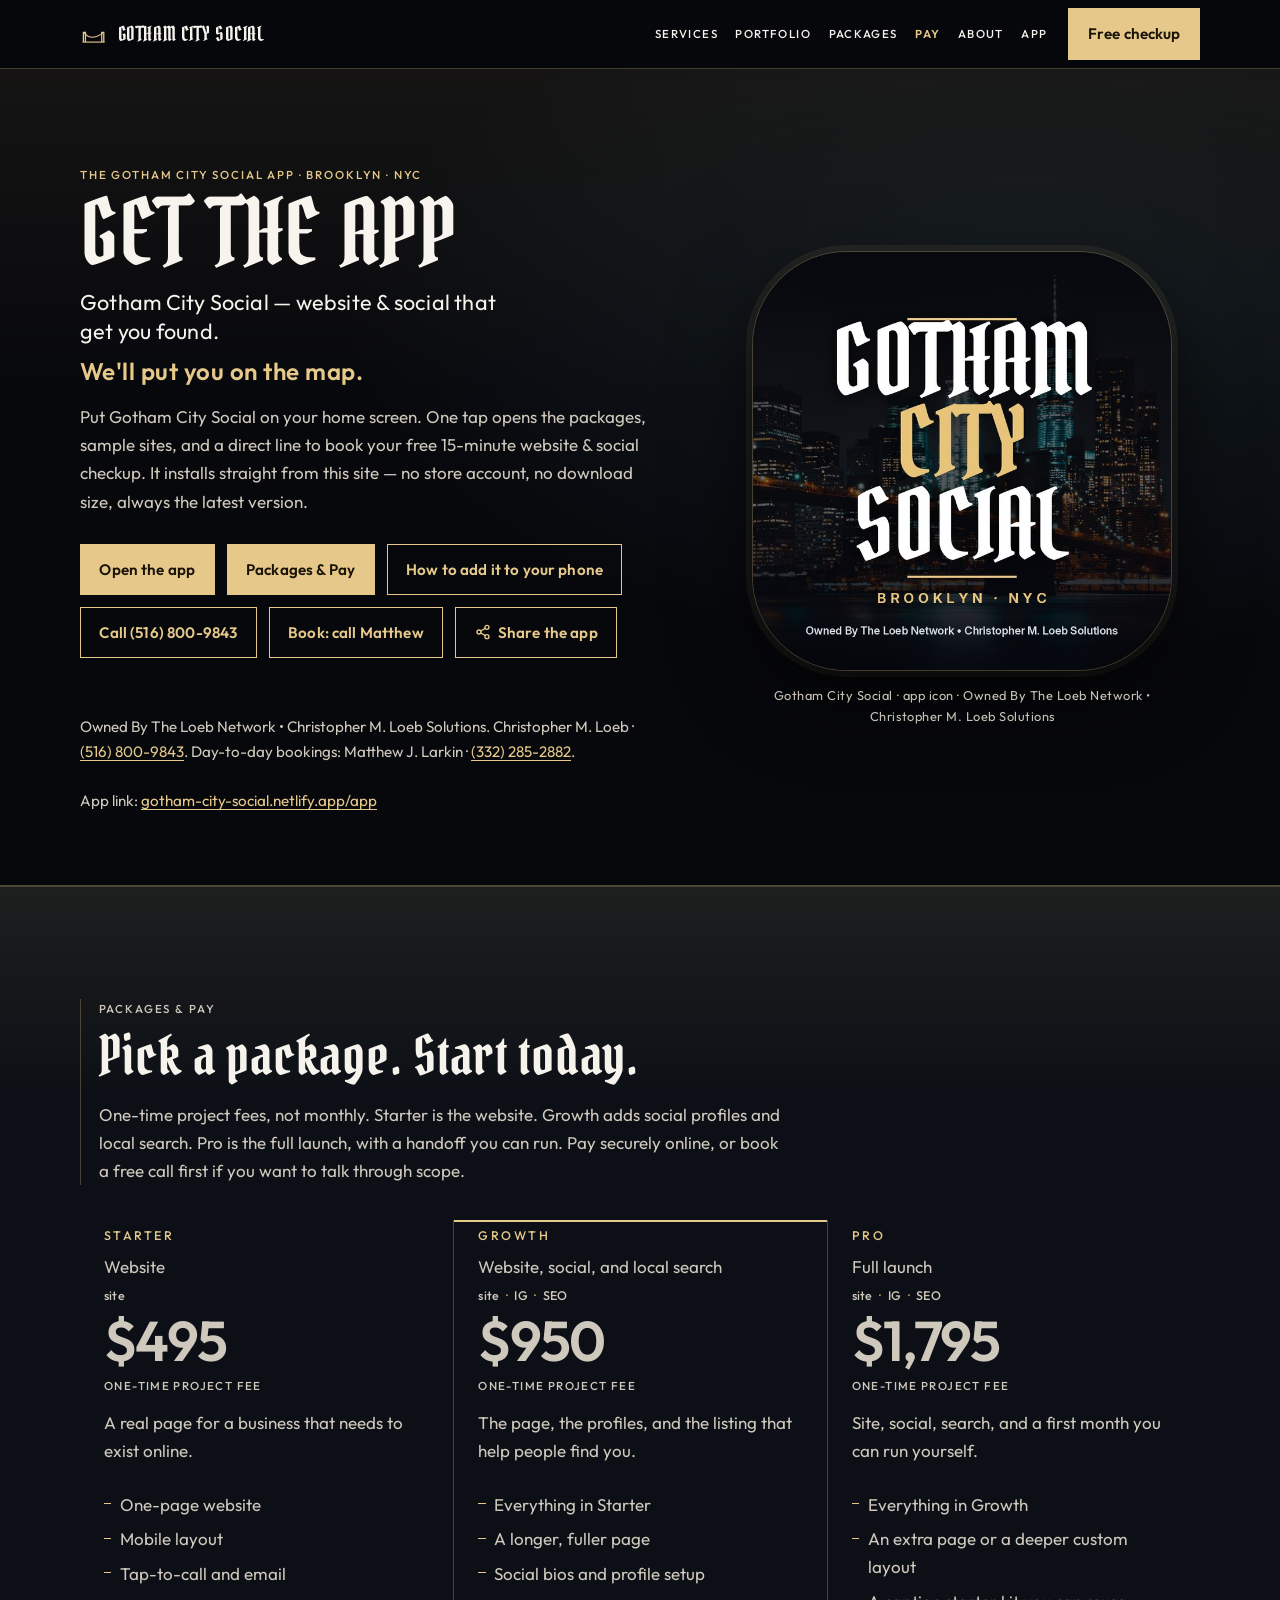
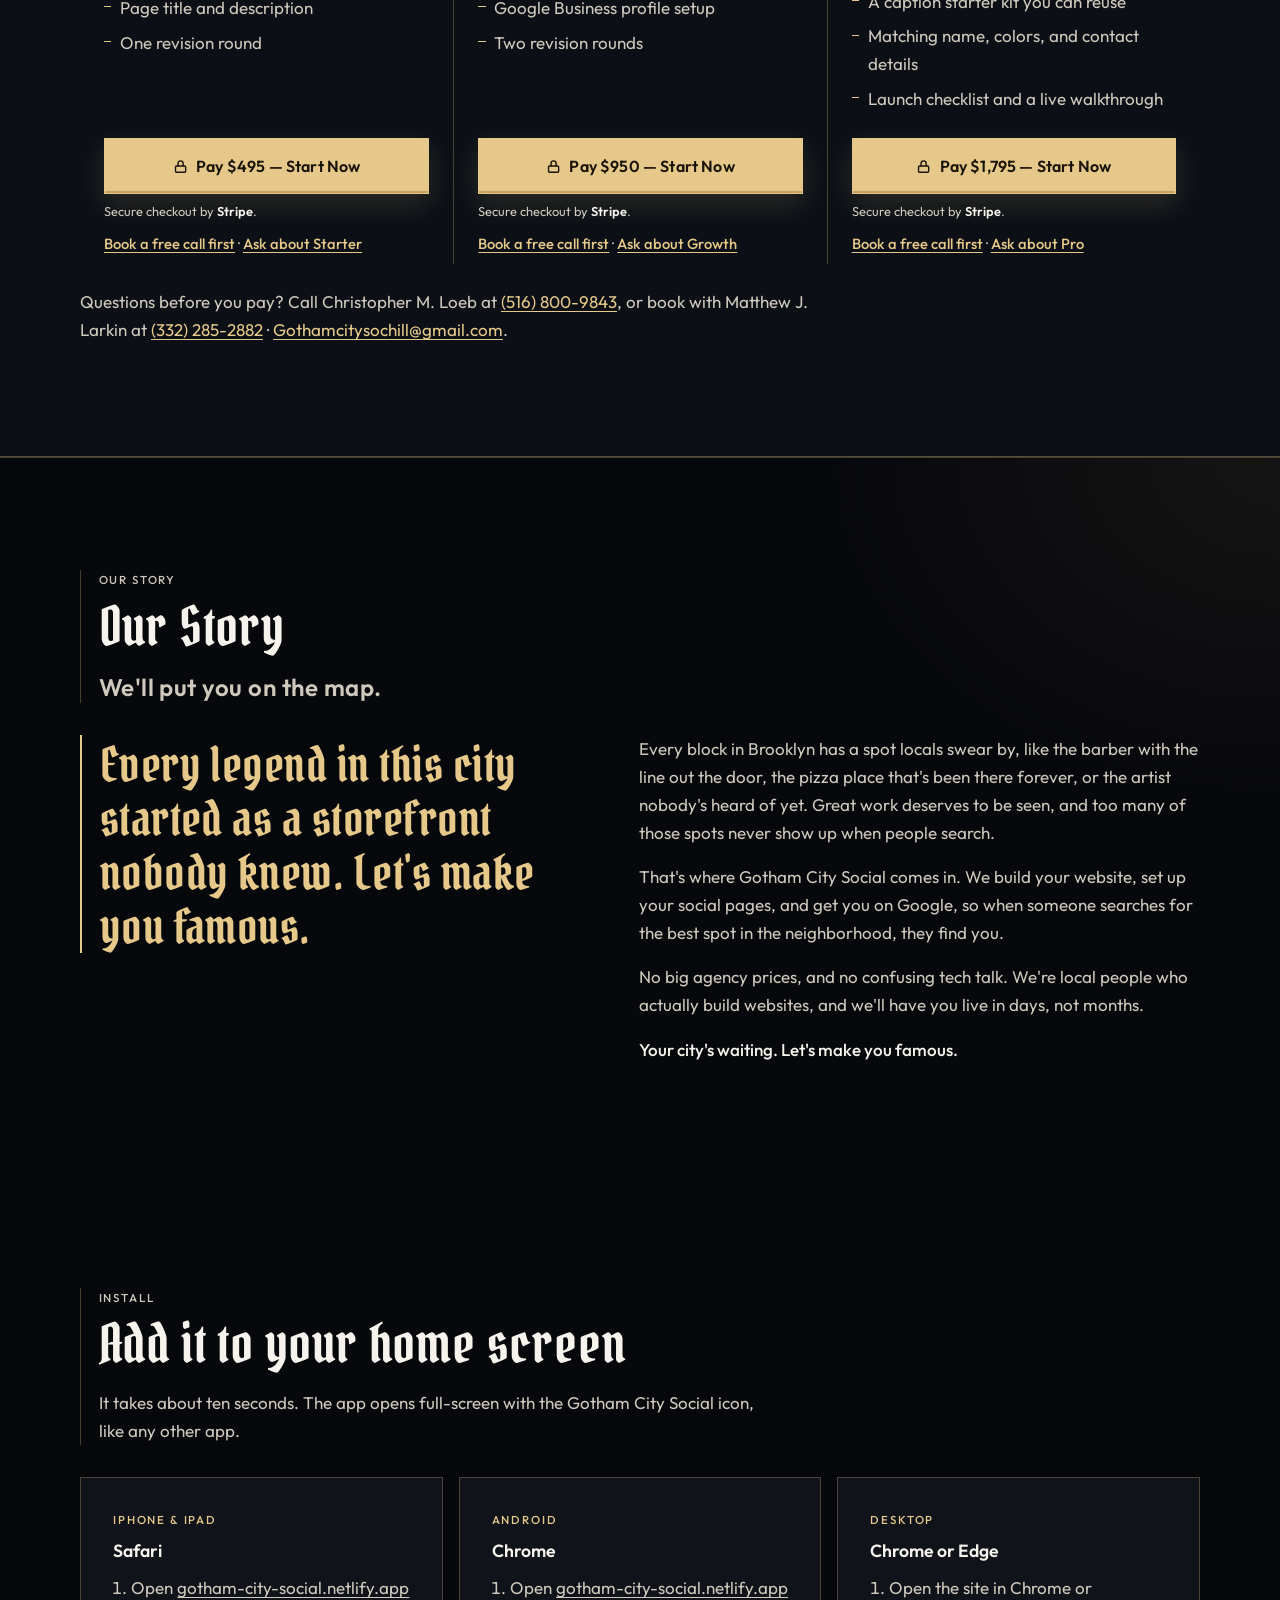
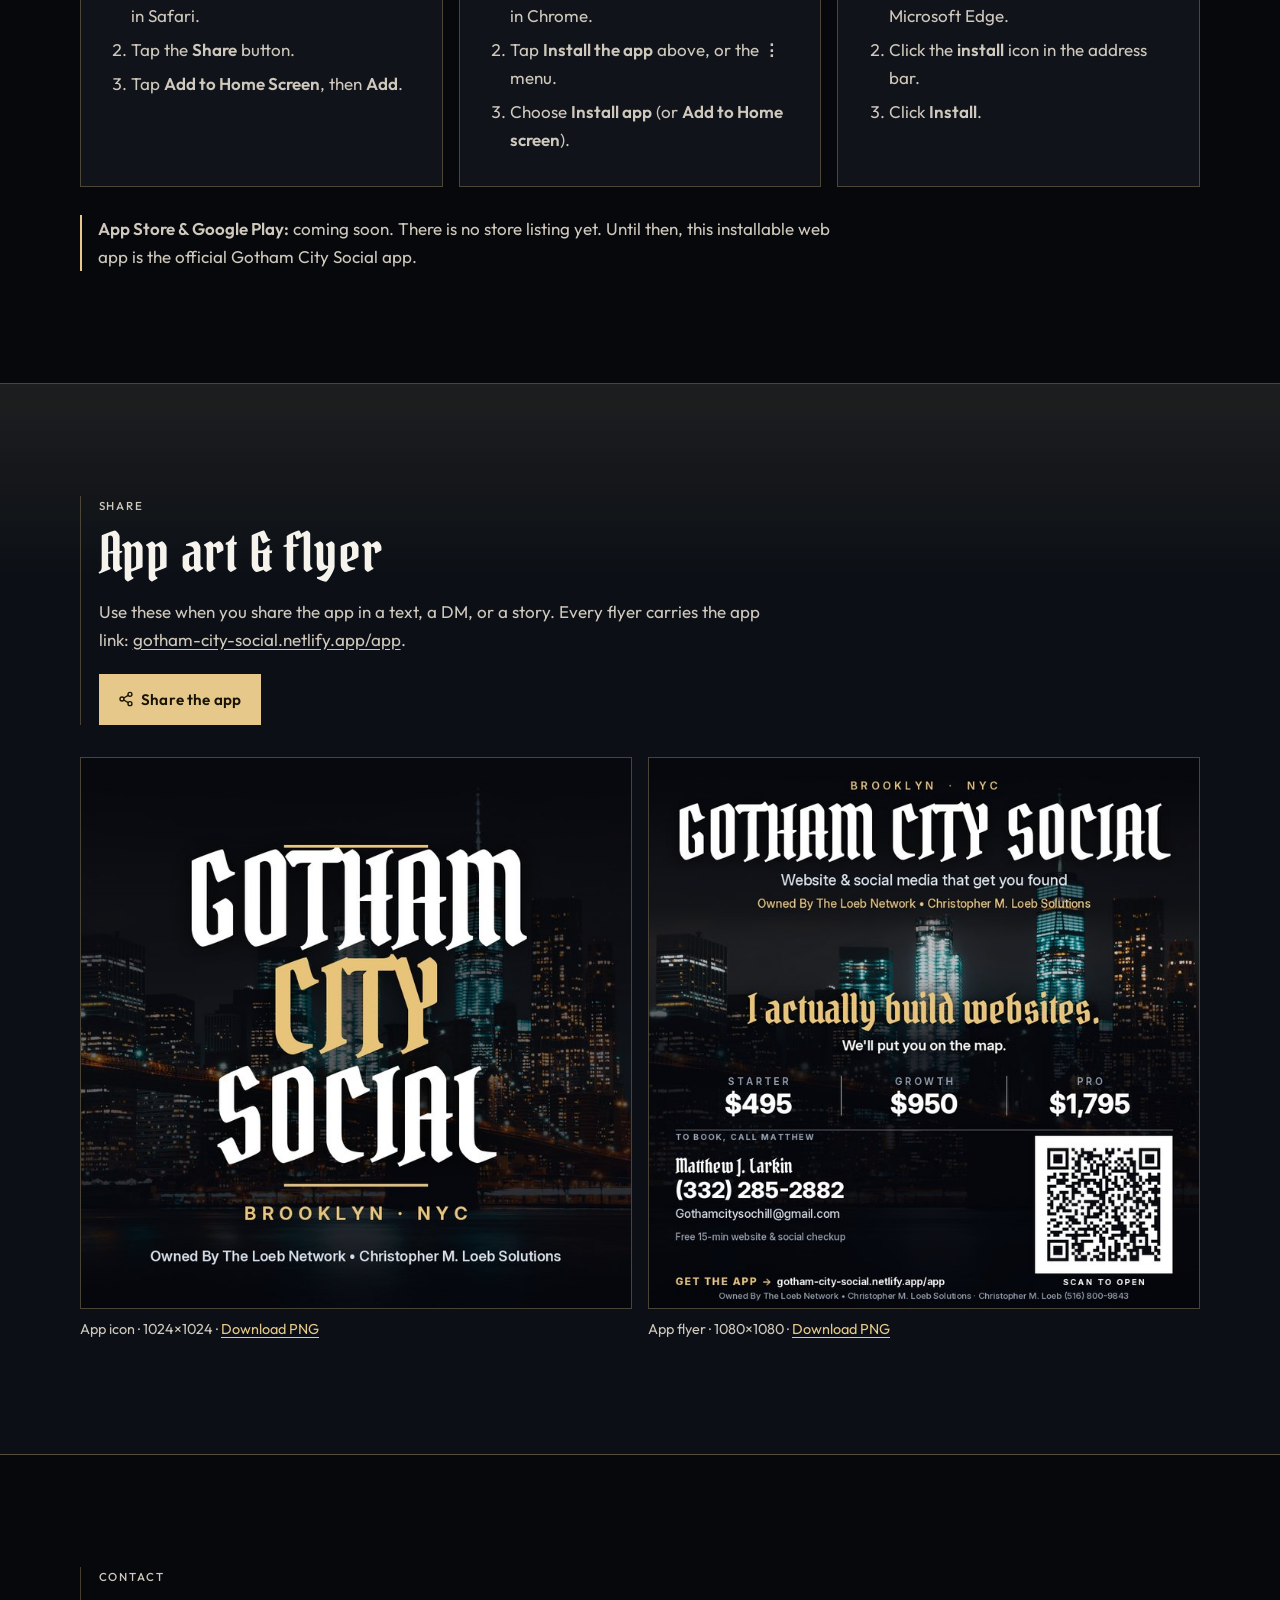
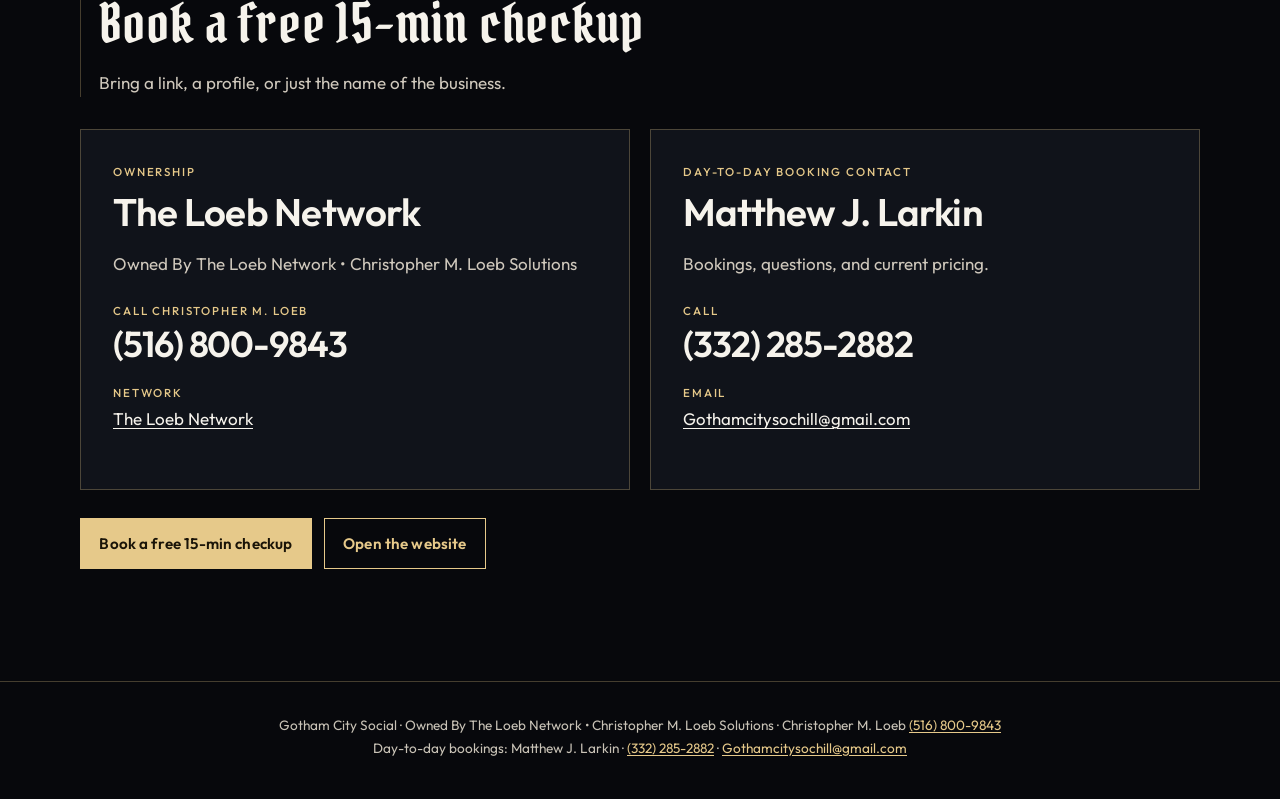
<file: app/index.html>
<!DOCTYPE html>
<html lang="en">
  <head>
    <meta charset="UTF-8" />
    <meta name="viewport" content="width=device-width, initial-scale=1" />
    <title>Get the app · Gotham City Social</title>
    <meta
      name="description"
      content="Get the Gotham City Social app — website &amp; social that get you found. Install it on your phone's home screen. Owned By The Loeb Network • Christopher M. Loeb Solutions. Packages from $495 with secure Stripe checkout. Call (516) 800-9843. Day-to-day bookings: Matthew J. Larkin, (332) 285-2882."
    />
    <meta name="theme-color" content="#07080c" />
    <meta property="og:title" content="Get the Gotham City Social app" />
    <meta property="og:description" content="Website &amp; social that get you found. Install Gotham City Social on your home screen." />
    <meta property="og:type" content="website" />
    <meta property="og:image" content="https://gotham-city-social.netlify.app/assets/app/GothamCitySocial_App_1024.png?v=3" />
    <meta name="twitter:card" content="summary_large_image" />
    <link rel="manifest" href="../manifest.webmanifest" />
    <link rel="icon" href="../favicon.svg" type="image/svg+xml" />
    <link rel="icon" href="../assets/app/icon-32.png?v=3" sizes="32x32" type="image/png" />
    <link rel="apple-touch-icon" href="../assets/app/icon-180.png?v=3" />
    <meta name="apple-mobile-web-app-capable" content="yes" />
    <meta name="mobile-web-app-capable" content="yes" />
    <meta name="apple-mobile-web-app-title" content="Gotham Social" />
    <meta name="apple-mobile-web-app-status-bar-style" content="black-translucent" />
    <link rel="preload" href="../assets/pirata-one-latin-400-normal.woff2" as="font" type="font/woff2" crossorigin />
    <link rel="stylesheet" crossorigin href="../assets/index-B3bpZX9e.css">
    <link rel="stylesheet" href="../assets/pay.css?v=1">
    <style>
      .app-hero { padding: clamp(3.5rem, 8vw, 6rem) 0 clamp(3rem, 6vw, 4.5rem); border-bottom: 1px solid var(--line);
        background: radial-gradient(90% 70% at 80% 30%, #8fe3ee14, transparent 60%), linear-gradient(#e6c98a10, transparent 40%), var(--bg); }
      .app-grid { display: grid; gap: clamp(2rem, 5vw, 4rem); align-items: center; grid-template-columns: 1.1fr 0.9fr; }
      .app-hero h1 { font-family: var(--font-gothic); font-weight: 400; color: #f7f4ee; text-transform: uppercase;
        font-size: clamp(3rem, 8vw, 5.6rem); line-height: 0.95; letter-spacing: 0.015em; margin: 0.4rem 0 0.8rem; }
      .app-hero .tagline { color: var(--ink); font-size: clamp(1.1rem, 2.2vw, 1.35rem); max-width: 30ch; }
      .app-hero .pitch { color: var(--muted); margin-top: 1rem; max-width: 52ch; }
      .app-art { justify-self: center; width: min(100%, 420px); }
      .app-art img { width: 100%; height: auto; display: block; border-radius: 22.5%; border: 1px solid var(--line);
        box-shadow: 0 30px 80px #000a, 0 0 0 6px #e6c98a14; }
      .app-art figcaption { color: var(--quiet); font-size: 0.8rem; text-align: center; margin-top: 0.9rem; letter-spacing: 0.04em; }
      .app-cta { display: flex; flex-wrap: wrap; gap: 0.75rem; margin-top: 1.75rem; }
      .app-cta [hidden] { display: none !important; }
      .install-status { color: var(--gold); font-size: 0.9rem; margin-top: 0.85rem; min-height: 1.3em; }
      .app-owner { color: var(--muted); font-size: 0.95rem; margin-top: 1.5rem; }
      .app-owner a { color: var(--gold); }
      .steps { display: grid; gap: 1rem; grid-template-columns: repeat(3, 1fr); margin-top: 2rem; }
      .steps h3 { font-family: var(--font-sans); font-weight: 600; font-size: 1.1rem; margin: 0.4rem 0 0.6rem; color: var(--ink); }
      .steps ol { margin: 0; padding-left: 1.15rem; color: var(--muted); display: grid; gap: 0.35rem; }
      .store-note { margin-top: 1.75rem; color: var(--muted); border-left: 2px solid var(--gold); padding-left: 1rem; max-width: 70ch; }
      .downloads { display: grid; gap: 1rem; grid-template-columns: repeat(2, minmax(0, 1fr)); margin-top: 2rem; }
      .downloads figure { margin: 0; }
      .downloads img { width: 100%; height: auto; display: block; border: 1px solid var(--line); }
      .downloads figcaption { margin-top: 0.6rem; color: var(--muted); font-size: 0.9rem; }
      .downloads a { color: var(--gold); }
      .app-contacts { display: grid; gap: 1.25rem; grid-template-columns: 1fr 1fr; margin-top: 2rem; }
      .ownership-strip { color: var(--quiet); text-align: center; font-size: 0.85rem; padding: 2rem 1.25rem 2.5rem; border-top: 1px solid var(--line); }
      .ownership-strip a { color: var(--gold); }
      @media (max-width: 860px) {
        .app-grid, .steps, .app-contacts { grid-template-columns: 1fr; }
        .app-art { order: -1; width: min(70%, 300px); }
      }
      @media (max-width: 520px) { .downloads { grid-template-columns: 1fr; } }
      /* Brand storyline: tagline + Our Story */
      .app-hero .map-tagline, .map-tagline { color: var(--gold); font-weight: 600; letter-spacing: 0.02em; font-size: clamp(1.15rem, 2.2vw, 1.5rem); line-height: 1.3; margin-top: 0.6rem; }
      .story-section { border-top: 1px solid var(--line); background: radial-gradient(60% 80% at 100% 0%, #e6c98a10, transparent 60%), var(--bg); }
      .story-grid { display: grid; gap: clamp(1.75rem, 4vw, 3.5rem); }
      .story-quote { margin: 0; padding: 0.2rem 0 0 1.1rem; border-left: 2px solid var(--gold); }
      .story-quote p { font-family: var(--font-quote); color: var(--gold); font-weight: 400; font-size: clamp(1.9rem, 4.2vw, 3rem); line-height: 1.12; letter-spacing: 0.01em; overflow-wrap: break-word; }
      .story-body p { color: var(--muted); max-width: 62ch; }
      .story-body p + p { margin-top: 1rem; }
      .story-body p:last-child { color: var(--ink); font-weight: 500; }
      .story-section .section-intro { position: static; }
      @media (min-width: 900px) { .story-grid { grid-template-columns: 0.95fr 1.05fr; align-items: start; } }


      /* Share button + sheet */
      .btn-share { gap: 0.45rem; }
      .btn-share .share-ico { display: inline-flex; width: 1.05em; height: 1.05em; }
      .btn-share .share-ico svg { width: 100%; height: 100%; display: block; }
      .footer-share { margin-bottom: 0.85rem; }
      .footer-share .btn { color: #1a1408; text-decoration: none; }
      .footer-share .btn-ghost { color: var(--gold); }
      .footer-share .btn-ghost:hover { color: var(--gold); }
      .gcs-share-sheet[hidden], .gcs-share-toast[hidden] { display: none !important; }
      .gcs-share-sheet { position: fixed; inset: 0; z-index: 80; display: grid; place-items: end center; }
      .gcs-share-backdrop { position: absolute; inset: 0; background: #05060acc; backdrop-filter: blur(4px); }
      .gcs-share-panel { position: relative; z-index: 1; width: min(420px, 100%); max-height: min(92vh, 640px);
        overflow: auto; background: #0c1016; border: 1px solid var(--line); border-bottom: 0;
        border-radius: 16px 16px 0 0; padding: 1.15rem 1.15rem 1.5rem; color: var(--ink);
        box-shadow: 0 -20px 60px #000a; }
      .gcs-share-head { display: flex; align-items: center; justify-content: space-between; gap: 0.75rem; margin-bottom: 0.35rem; }
      .gcs-share-head h2 { font-family: var(--font-sans); font-size: 1.15rem; font-weight: 600; margin: 0; letter-spacing: 0; text-transform: none; color: var(--ink); line-height: 1.2; }
      .gcs-share-close { appearance: none; border: 1px solid var(--line); background: transparent; color: var(--gold);
        width: 44px; height: 44px; font-size: 1.5rem; line-height: 1; cursor: pointer; border-radius: 0; }
      .gcs-share-close:hover { background: #e6c98a1a; }
      .gcs-share-url { color: var(--muted); font-size: 0.85rem; word-break: break-all; margin: 0.35rem 0 1rem; }
      .gcs-share-actions { display: grid; gap: 0.55rem; }
      .gcs-share-action { display: flex; align-items: center; gap: 0.75rem; min-height: 48px; padding: 0.65rem 0.85rem;
        border: 1px solid var(--line); background: #10131a; color: var(--ink); text-decoration: none;
        font: inherit; font-weight: 500; cursor: pointer; text-align: left; }
      .gcs-share-action:hover { border-color: var(--gold); color: var(--gold); }
      .gcs-share-ico { width: 1.6rem; text-align: center; color: var(--gold); font-weight: 600; flex: none; }
      .gcs-share-toast { position: fixed; z-index: 90; left: 50%; bottom: 1.5rem; transform: translateX(-50%) translateY(120%);
        background: var(--gold); color: #1a1408; font-weight: 600; padding: 0.75rem 1.15rem; min-height: 44px;
        display: flex; align-items: center; box-shadow: 0 12px 40px #000a; transition: transform 0.2s ease; pointer-events: none; }
      .gcs-share-toast.is-on { transform: translateX(-50%) translateY(0); }
      html.gcs-share-open { overflow: hidden; }
      @media (min-width: 560px) {
        .gcs-share-sheet { place-items: center; }
        .gcs-share-panel { border-radius: 12px; border-bottom: 1px solid var(--line); }
      }
    </style>
  </head>
  <body>
    <a class="skip" href="#content">Skip to content</a>
    <header class="site-header">
      <div class="header-bar wrap">
        <a class="brand" href="../">
          <svg class="brand-mark" viewBox="0 0 32 32" aria-hidden="true">
            <path d="M4 26V14.5h2.4V26M25.6 26V14.5H28V26" fill="none" stroke="#e6c98a" stroke-width="1.5"/>
            <path d="M5.2 15.4C9 20.2 16 23 26.8 15.4" fill="none" stroke="#e6c98a" stroke-width="1.3"/>
            <path d="M3 26h26" stroke="#e6c98a" stroke-width="1.3"/>
          </svg>
          <span>Gotham City Social</span>
        </a>
        <nav class="desktop-nav" aria-label="Primary">
          <a href="../#services">Services</a>
          <a href="../#portfolio">Portfolio</a>
          <a href="../#packages">Packages</a>
          <a class="nav-pay" href="#pay">Pay</a>
          <a href="../#about">About</a>
          <a href="./" aria-current="page">App</a>
          <a class="btn btn-primary menu-cta" href="../#contact">Free checkup</a>
        </nav>
        <details class="menu">
          <summary>
            <span class="sr-only">Menu</span>
            <span class="burger" aria-hidden="true"><span></span></span>
          </summary>
          <nav class="menu-panel" aria-label="Primary">
            <a href="../#services">Services</a>
            <a href="../#portfolio">Portfolio</a>
            <a href="../#packages">Packages</a>
            <a class="nav-pay" href="#pay">Pay</a>
            <a href="../#about">About</a>
            <a href="./" aria-current="page">App</a>
            <a class="btn btn-primary menu-cta" href="../#contact">Free checkup</a>
          </nav>
        </details>
      </div>
    </header>
    <div id="paid-banner" class="paid-banner" role="status" aria-live="polite" hidden>
      <div class="wrap paid-banner-inner">
        <span class="paid-banner-mark" aria-hidden="true">&#10003;</span>
        <p class="paid-banner-text"><strong>Payment received — thank you!</strong> We'll reach out within 1 business day to kick off your project. Questions: <a href="tel:+15168009843">(516) 800-9843</a> · <a href="mailto:Gothamcitysochill@gmail.com">Gothamcitysochill@gmail.com</a></p>
        <button type="button" class="paid-banner-close" data-paid-close aria-label="Dismiss thank-you message">&times;</button>
      </div>
    </div>

    <main id="content">
      <section class="app-hero" aria-labelledby="app-title">
        <div class="wrap app-grid">
          <div>
            <p class="kicker">The Gotham City Social app · Brooklyn · NYC</p>
            <h1 id="app-title">Get the app</h1>
            <p class="tagline">Gotham City Social — website &amp; social that get you found.</p>
            <p class="map-tagline">We'll put you on the map.</p>
            <p class="pitch">
              Put Gotham City Social on your home screen. One tap opens the packages, sample sites, and a direct line
              to book your free 15-minute website &amp; social checkup. It installs straight from this site — no store
              account, no download size, always the latest version.
            </p>
            <div class="app-cta">
              <button id="install-btn" class="btn btn-primary" type="button" hidden>Install the app</button>
              <a id="open-app" class="btn btn-primary" href="../">Open the app</a>
              <a class="btn btn-primary" href="#pay">Packages &amp; Pay</a>
              <a class="btn btn-ghost" href="#install">How to add it to your phone</a>
              <a class="btn btn-ghost" href="tel:+15168009843">Call (516) 800-9843</a>
              <a class="btn btn-ghost" href="tel:+13322852882">Book: call Matthew</a>
              <button type="button" class="btn btn-ghost btn-share" data-share
                data-share-title="Gotham City Social"
                data-share-text="Get the Gotham City Social app — website &amp; social that get you found. Install it on your home screen."
                data-share-url="https://gotham-city-social.netlify.app/app/"
                data-share-fallback-path="/app/"
                aria-label="Share the Gotham City Social app">
                <span class="share-ico" aria-hidden="true"><svg viewBox="0 0 24 24" fill="none" stroke="currentColor" stroke-width="2" stroke-linecap="round" stroke-linejoin="round"><circle cx="18" cy="5" r="3"/><circle cx="6" cy="12" r="3"/><circle cx="18" cy="19" r="3"/><path d="M8.59 13.51l6.83 3.98M15.41 6.51l-6.82 3.98"/></svg></span> Share the app
              </button>
            </div>
            <p id="install-status" class="install-status" role="status"></p>
            <p class="app-owner">
              Owned By The Loeb Network • Christopher M. Loeb Solutions.
              Christopher M. Loeb · <a href="tel:+15168009843">(516) 800-9843</a>.
              Day-to-day bookings: Matthew J. Larkin ·
              <a href="tel:+13322852882">(332) 285-2882</a>.
            </p>
            <p class="app-owner">App link: <a href="https://gotham-city-social.netlify.app/app/">gotham-city-social.netlify.app/app</a></p>
          </div>
          <figure class="app-art">
            <img src="../assets/app/app-art-720.jpg?v=3" width="720" height="720"
              alt="Gotham City Social app icon: GOTHAM CITY SOCIAL in gothic lettering over the Brooklyn Bridge and Lower Manhattan skyline at night, BROOKLYN · NYC, Owned By The Loeb Network • Christopher M. Loeb Solutions." />
            <figcaption>Gotham City Social · app icon · Owned By The Loeb Network • Christopher M. Loeb Solutions</figcaption>
          </figure>
        </div>
      </section>

      <section class="section band" id="pay" aria-labelledby="pay-title">
        <div class="wrap">
          <div class="section-intro">
            <p class="index">Packages &amp; Pay</p>
            <h2 id="pay-title">Pick a package. Start today.</h2>
            <p class="lede">
              One-time project fees, not monthly. Starter is the website. Growth adds social profiles and local search. Pro is the full launch, with a handoff you can run. Pay securely online, or book a free call first if you want to talk through scope.
            </p>
          </div>
          <div class="price-grid">
            <article class="package">
              <h3>Starter</h3>
              <p class="scope">Website</p>
              <p class="channels" aria-label="Channels in Starter"><span>site</span></p>
              <p class="price">$495</p>
              <p class="rate-tag">One-time project fee</p>
              <p class="blurb">A real page for a business that needs to exist online.</p>
              <ul>
                <li>One-page website</li>
                <li>Mobile layout</li>
                <li>Tap-to-call and email</li>
                <li>Page title and description</li>
                <li>One revision round</li>
              </ul>
              <div class="pay-block">
                <a class="btn btn-primary btn-pay" href="https://buy.stripe.com/bJe00jdTvekj4mn2nK8EM00" target="_blank" rel="noopener" aria-label="Pay $495 for the Starter package — secure Stripe checkout, opens in a new tab"><svg class="pay-lock" viewBox="0 0 24 24" aria-hidden="true" fill="none" stroke="currentColor" stroke-width="2.2" stroke-linecap="round" stroke-linejoin="round"><rect x="4" y="11" width="16" height="10" rx="1.5"/><path d="M8 11V7a4 4 0 0 1 8 0v4"/></svg>Pay $495 — Start Now</a>
                <p class="pay-note">Secure checkout by <span class="stripe-word">Stripe</span>.</p>
                <p class="pay-alt"><a class="text-link" href="#contact">Book a free call first</a> · <a class="text-link" href="mailto:Gothamcitysochill@gmail.com?subject=Starter%20package%20%E2%80%94%20Gotham%20City%20Social">Ask about Starter</a></p>
              </div>
            </article>
            <article class="package featured">
              <h3>Growth</h3>
              <p class="scope">Website, social, and local search</p>
              <p class="channels" aria-label="Channels in Growth"><span>site</span><span>IG</span><span>SEO</span></p>
              <p class="price">$950</p>
              <p class="rate-tag">One-time project fee</p>
              <p class="blurb">The page, the profiles, and the listing that help people find you.</p>
              <ul>
                <li>Everything in Starter</li>
                <li>A longer, fuller page</li>
                <li>Social bios and profile setup</li>
                <li>Google Business profile setup</li>
                <li>Two revision rounds</li>
              </ul>
              <div class="pay-block">
                <a class="btn btn-primary btn-pay" href="https://buy.stripe.com/cNifZhcPr6RR1ab7I48EM01" target="_blank" rel="noopener" aria-label="Pay $950 for the Growth package — secure Stripe checkout, opens in a new tab"><svg class="pay-lock" viewBox="0 0 24 24" aria-hidden="true" fill="none" stroke="currentColor" stroke-width="2.2" stroke-linecap="round" stroke-linejoin="round"><rect x="4" y="11" width="16" height="10" rx="1.5"/><path d="M8 11V7a4 4 0 0 1 8 0v4"/></svg>Pay $950 — Start Now</a>
                <p class="pay-note">Secure checkout by <span class="stripe-word">Stripe</span>.</p>
                <p class="pay-alt"><a class="text-link" href="#contact">Book a free call first</a> · <a class="text-link" href="mailto:Gothamcitysochill@gmail.com?subject=Growth%20package%20%E2%80%94%20Gotham%20City%20Social">Ask about Growth</a></p>
              </div>
            </article>
            <article class="package">
              <h3>Pro</h3>
              <p class="scope">Full launch</p>
              <p class="channels" aria-label="Channels in Pro"><span>site</span><span>IG</span><span>SEO</span></p>
              <p class="price">$1,795</p>
              <p class="rate-tag">One-time project fee</p>
              <p class="blurb">Site, social, search, and a first month you can run yourself.</p>
              <ul>
                <li>Everything in Growth</li>
                <li>An extra page or a deeper custom layout</li>
                <li>A caption starter kit you can reuse</li>
                <li>Matching name, colors, and contact details</li>
                <li>Launch checklist and a live walkthrough</li>
              </ul>
              <div class="pay-block">
                <a class="btn btn-primary btn-pay" href="https://buy.stripe.com/dRm7sL02F1xxf112nK8EM02" target="_blank" rel="noopener" aria-label="Pay $1,795 for the Pro package — secure Stripe checkout, opens in a new tab"><svg class="pay-lock" viewBox="0 0 24 24" aria-hidden="true" fill="none" stroke="currentColor" stroke-width="2.2" stroke-linecap="round" stroke-linejoin="round"><rect x="4" y="11" width="16" height="10" rx="1.5"/><path d="M8 11V7a4 4 0 0 1 8 0v4"/></svg>Pay $1,795 — Start Now</a>
                <p class="pay-note">Secure checkout by <span class="stripe-word">Stripe</span>.</p>
                <p class="pay-alt"><a class="text-link" href="#contact">Book a free call first</a> · <a class="text-link" href="mailto:Gothamcitysochill@gmail.com?subject=Pro%20package%20%E2%80%94%20Gotham%20City%20Social">Ask about Pro</a></p>
              </div>
            </article>
          </div>
          <p class="price-disclaimer">
            Questions before you pay? Call Christopher M. Loeb at <a href="tel:+15168009843">(516) 800-9843</a>,
            or book with Matthew J. Larkin at <a href="tel:+13322852882">(332) 285-2882</a> ·
            <a href="mailto:Gothamcitysochill@gmail.com">Gothamcitysochill@gmail.com</a>.
          </p>
        </div>
      </section>

      <section class="section story-section" id="story" aria-labelledby="story-title">
        <div class="wrap">
          <div class="section-intro">
            <p class="index">Our Story</p>
            <h2 id="story-title">Our Story</h2>
            <p class="map-tagline">We'll put you on the map.</p>
          </div>
          <div class="story-grid" style="margin-top:2rem">
            <blockquote class="story-quote">
              <p>Every legend in this city started as a storefront nobody knew. Let's make you famous.</p>
            </blockquote>
            <div class="story-body">
              <p>Every block in Brooklyn has a spot locals swear by, like the barber with the line out the door, the pizza place that's been there forever, or the artist nobody's heard of yet. Great work deserves to be seen, and too many of those spots never show up when people search.</p>
              <p>That's where Gotham City Social comes in. We build your website, set up your social pages, and get you on Google, so when someone searches for the best spot in the neighborhood, they find you.</p>
              <p>No big agency prices, and no confusing tech talk. We're local people who actually build websites, and we'll have you live in days, not months.</p>
              <p>Your city's waiting. Let's make you famous.</p>
            </div>
          </div>
        </div>
      </section>

      <section class="section" id="install" aria-labelledby="install-title">
        <div class="wrap">
          <div class="section-intro">
            <p class="index">Install</p>
            <h2 id="install-title">Add it to your home screen</h2>
            <p>It takes about ten seconds. The app opens full-screen with the Gotham City Social icon, like any other app.</p>
          </div>
          <div class="steps">
            <div class="contact-card">
              <p class="kicker">iPhone &amp; iPad</p>
              <h3>Safari</h3>
              <ol>
                <li>Open <a href="https://gotham-city-social.netlify.app/">gotham-city-social.netlify.app</a> in Safari.</li>
                <li>Tap the <strong>Share</strong> button.</li>
                <li>Tap <strong>Add to Home Screen</strong>, then <strong>Add</strong>.</li>
              </ol>
            </div>
            <div class="contact-card">
              <p class="kicker">Android</p>
              <h3>Chrome</h3>
              <ol>
                <li>Open <a href="https://gotham-city-social.netlify.app/">gotham-city-social.netlify.app</a> in Chrome.</li>
                <li>Tap <strong>Install the app</strong> above, or the <strong>⋮</strong> menu.</li>
                <li>Choose <strong>Install app</strong> (or <strong>Add to Home screen</strong>).</li>
              </ol>
            </div>
            <div class="contact-card">
              <p class="kicker">Desktop</p>
              <h3>Chrome or Edge</h3>
              <ol>
                <li>Open the site in Chrome or Microsoft Edge.</li>
                <li>Click the <strong>install</strong> icon in the address bar.</li>
                <li>Click <strong>Install</strong>.</li>
              </ol>
            </div>
          </div>
          <p class="store-note">
            <strong>App Store &amp; Google Play:</strong> coming soon. There is no store listing yet. Until then, this
            installable web app is the official Gotham City Social app.
          </p>
        </div>
      </section>

      <section class="section band" id="share" aria-labelledby="share-title">
        <div class="wrap">
          <div class="section-intro">
            <p class="index">Share</p>
            <h2 id="share-title">App art &amp; flyer</h2>
            <p>Use these when you share the app in a text, a DM, or a story. Every flyer carries the app link: <a href="https://gotham-city-social.netlify.app/app/">gotham-city-social.netlify.app/app</a>.</p>
            <p class="app-cta" style="margin-top:1.25rem"><button type="button" class="btn btn-primary btn-share" data-share
              data-share-title="Gotham City Social"
              data-share-text="Get the Gotham City Social app — website &amp; social that get you found. Install it on your home screen."
              data-share-url="https://gotham-city-social.netlify.app/app/"
              data-share-fallback-path="/app/"
              aria-label="Share the Gotham City Social app">
              <span class="share-ico" aria-hidden="true"><svg viewBox="0 0 24 24" fill="none" stroke="currentColor" stroke-width="2" stroke-linecap="round" stroke-linejoin="round"><circle cx="18" cy="5" r="3"/><circle cx="6" cy="12" r="3"/><circle cx="18" cy="19" r="3"/><path d="M8.59 13.51l6.83 3.98M15.41 6.51l-6.82 3.98"/></svg></span> Share the app
            </button></p>
          </div>
          <div class="downloads">
            <figure>
              <img src="../assets/app/app-art-720.jpg?v=3" width="720" height="720" loading="lazy"
                alt="Gotham City Social app icon, 1024 by 1024, with the line Owned By The Loeb Network • Christopher M. Loeb Solutions." />
              <figcaption>App icon · 1024×1024 ·
                <a href="../assets/app/GothamCitySocial_App_1024.png" download>Download PNG</a></figcaption>
            </figure>
            <figure>
              <img src="../assets/app/app-poster-720.jpg?v=4" width="720" height="720" loading="lazy"
                alt="Gotham City Social flyer: I actually build websites. We'll put you on the map. Starter $495, Growth $950, Pro $1,795. To book, call Matthew J. Larkin at (332) 285-2882. QR code to the website, and GET THE APP → gotham-city-social.netlify.app/app. Owned By The Loeb Network • Christopher M. Loeb Solutions." />
              <figcaption>App flyer · 1080×1080 ·
                <a href="../assets/app/GothamCitySocial_App_1080.png?v=4" download>Download PNG</a></figcaption>
            </figure>
          </div>
        </div>
      </section>

      <section class="section" id="contact" aria-labelledby="contact-title">
        <div class="wrap">
          <div class="section-intro">
            <p class="index">Contact</p>
            <h2 id="contact-title">Book a free 15-min checkup</h2>
            <p>Bring a link, a profile, or just the name of the business.</p>
          </div>
          <div class="app-contacts">
            <div class="contact-card">
              <p class="kicker">Ownership</p>
              <h2>The Loeb Network</h2>
              <p class="offer">Owned By The Loeb Network • Christopher M. Loeb Solutions</p>
              <dl class="contact-list">
                <div><dt>Call Christopher M. Loeb</dt><dd><a class="phone" href="tel:+15168009843">(516) 800-9843</a></dd></div>
                <div><dt>Network</dt><dd><a href="https://starfall-tek.github.io/loeb-network-preview/">The Loeb Network</a></dd></div>
              </dl>
            </div>
            <div class="contact-card">
              <p class="kicker">Day-to-day booking contact</p>
              <h2>Matthew J. Larkin</h2>
              <p class="offer">Bookings, questions, and current pricing.</p>
              <dl class="contact-list">
                <div><dt>Call</dt><dd><a class="phone" href="tel:+13322852882">(332) 285-2882</a></dd></div>
                <div><dt>Email</dt><dd><a class="email" href="mailto:Gothamcitysochill@gmail.com">Gothamcitysochill@gmail.com</a></dd></div>
              </dl>
            </div>
          </div>
          <div class="app-cta">
            <a class="btn btn-primary" href="../#contact">Book a free 15-min checkup</a>
            <a class="btn btn-ghost" href="../">Open the website</a>
          </div>
        </div>
      </section>
    </main>

    <footer class="ownership-strip">
      Gotham City Social · Owned By The Loeb Network • Christopher M. Loeb Solutions ·
      Christopher M. Loeb <a href="tel:+15168009843">(516) 800-9843</a><br />
      Day-to-day bookings: Matthew J. Larkin · <a href="tel:+13322852882">(332) 285-2882</a> ·
      <a href="mailto:Gothamcitysochill@gmail.com">Gothamcitysochill@gmail.com</a>
    </footer>

    <script src="../assets/share.js" defer></script>
    <script src="../assets/pay.js?v=1" defer></script>
    <script>
      (function () {
        var menu = document.querySelector(".menu");
        if (menu) menu.querySelectorAll("a").forEach(function (a) { a.addEventListener("click", function () { menu.removeAttribute("open"); }); });
        if ("serviceWorker" in navigator) {
          window.addEventListener("load", function () { navigator.serviceWorker.register("../sw.js", { scope: "../" }).catch(function () {}); });
        }
        var btn = document.getElementById("install-btn");
        var status = document.getElementById("install-status");
        var deferred = null;
        var standalone = window.matchMedia("(display-mode: standalone)").matches || window.navigator.standalone === true;
        if (standalone) { status.textContent = "You're using the installed app."; }
        else if (/iphone|ipad|ipod/i.test(navigator.userAgent)) {
          status.textContent = "On iPhone/iPad: tap Share, then Add to Home Screen.";
        }
        window.addEventListener("beforeinstallprompt", function (e) {
          e.preventDefault(); deferred = e; btn.hidden = false;
        });
        btn.addEventListener("click", function () {
          if (!deferred) return;
          deferred.prompt();
          deferred.userChoice.then(function (r) {
            status.textContent = r.outcome === "accepted" ? "Installed — look for Gotham Social on your home screen." : "No problem — you can install it any time from this page.";
            deferred = null; btn.hidden = true;
          });
        });
        window.addEventListener("appinstalled", function () { status.textContent = "Installed — look for Gotham Social on your home screen."; btn.hidden = true; });
      })();
    </script>
  </body>
</html>
</file>
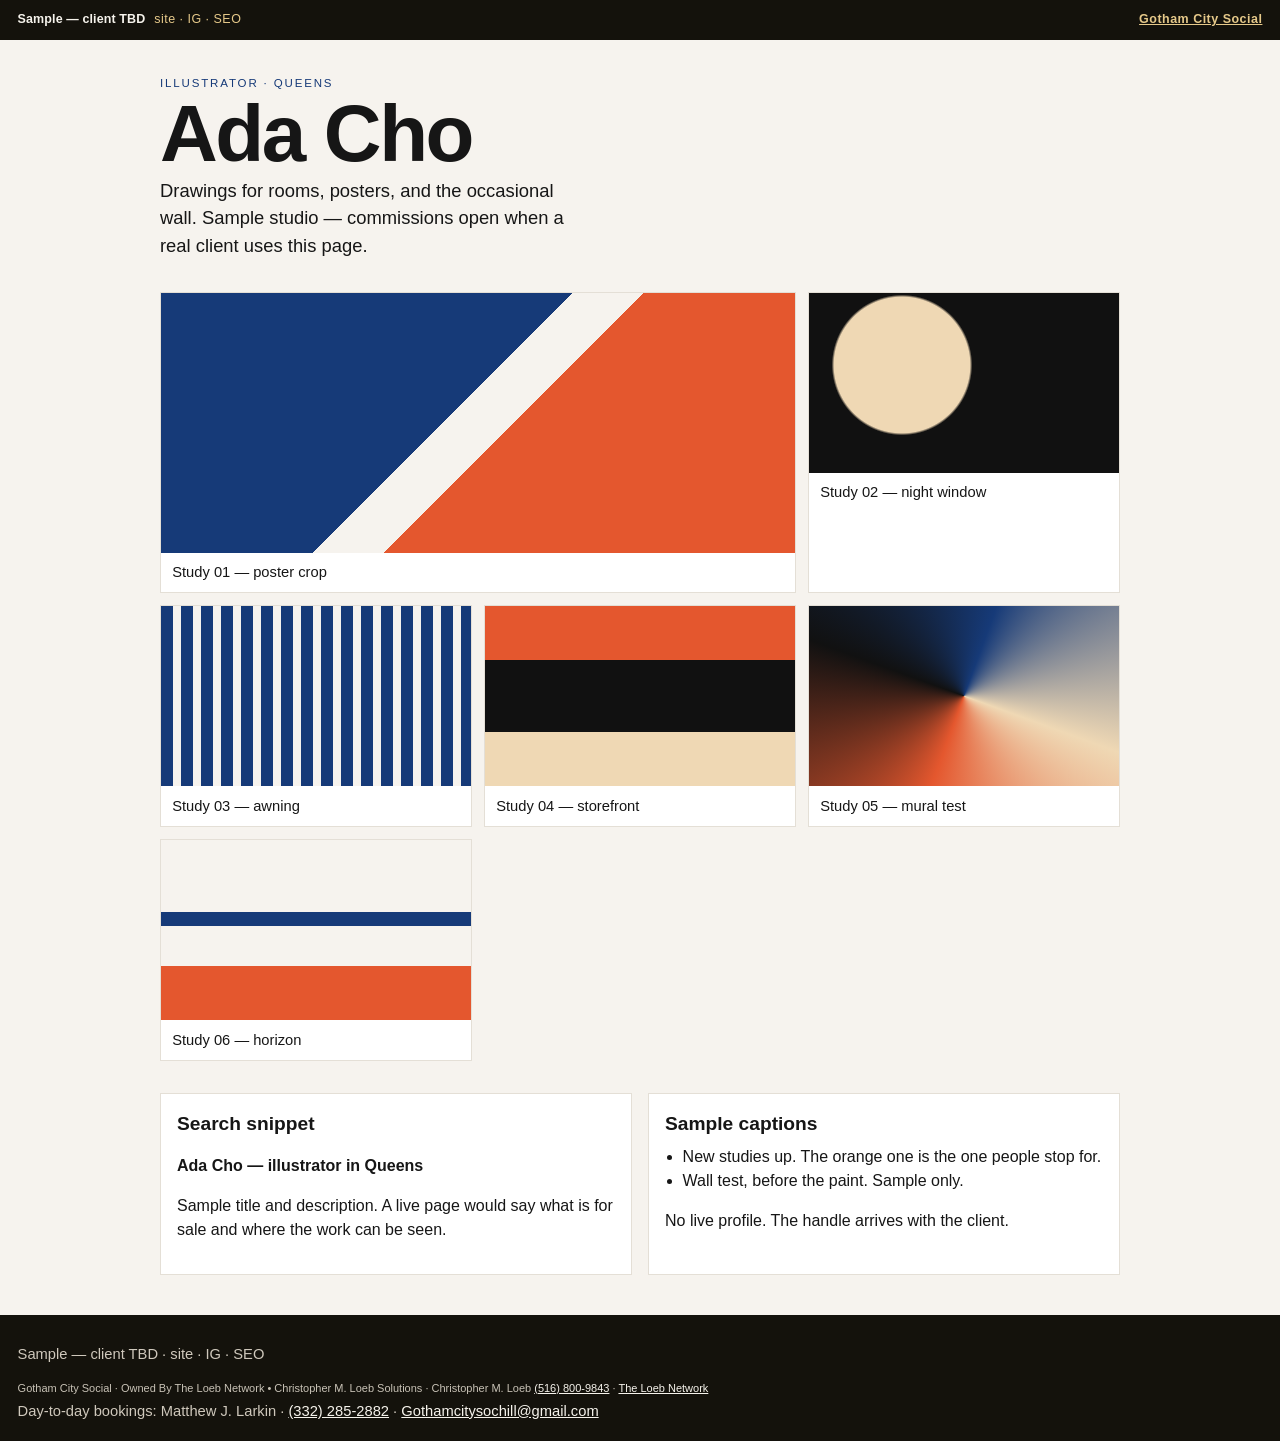
<file: samples/ada-cho/index.html>
<!DOCTYPE html>
<html lang="en">
  <head>
    <meta charset="UTF-8" />
    <meta name="viewport" content="width=device-width, initial-scale=1" />
    <title>Ada Cho · Sample — client TBD</title>
    <meta name="description" content="Sample placeholder website for an illustrator. Client TBD. Not a live creator account." />
    <link rel="stylesheet" href="../sample.css" />
    <style>
      body { margin: 0; background: #f6f3ee; color: #161616; font-family: "Gill Sans", "Trebuchet MS", "Segoe UI", sans-serif; line-height: 1.5; }
      a { color: #163a78; }
      .wrap { width: min(960px, calc(100% - 2rem)); margin-inline: auto; }
      header.top { padding: 2.2rem 0 1rem; display: grid; gap: 0.4rem; }
      .eyebrow { letter-spacing: 0.16em; text-transform: uppercase; font-size: 0.72rem; margin: 0; color: #163a78; }
      h1 { font-size: clamp(3rem, 8vw, 5rem); line-height: 0.9; margin: 0; letter-spacing: -0.03em; }
      .lede { max-width: 42ch; margin: 0; font-size: 1.15rem; }
      .works { display: grid; grid-template-columns: 1fr; gap: 0.75rem; padding: 1rem 0 2rem; }
      figure { margin: 0; background: #fff; border: 1px solid #e4dfd6; }
      .art { height: 180px; }
      figcaption { padding: 0.55rem 0.7rem; font-size: 0.92rem; }
      .a1 { background: linear-gradient(135deg, #163a78 0 46%, #f6f3ee 46% 54%, #e4572e 54%); }
      .a2 { background: radial-gradient(circle at 30% 40%, #efd8b4 0 28%, transparent 29%), linear-gradient(#111, #111); }
      .a3 { background: repeating-linear-gradient(90deg, #163a78 0 12px, #f6f3ee 12px 20px); }
      .a4 { background: linear-gradient(#e4572e, #e4572e) 0 0 / 100% 30% no-repeat, linear-gradient(#111 70%, #efd8b4 70%); }
      .a5 { background: conic-gradient(from 20deg, #163a78, #efd8b4, #e4572e, #111, #163a78); }
      .a6 { background: linear-gradient(180deg, #f6f3ee 40%, #163a78 40% 48%, #f6f3ee 48% 70%, #e4572e 70%); }
      .split { display: grid; gap: 1rem; padding-bottom: 2.5rem; }
      .panel { background: #fff; border: 1px solid #e4dfd6; padding: 1rem; }
      h2 { margin: 0 0 0.4rem; font-size: 1.2rem; }
      ul { margin: 0; padding-left: 1.1rem; }
      @media (min-width: 700px) {
        .works { grid-template-columns: 1fr 1fr 1fr; }
        .works figure:first-child { grid-column: span 2; }
        .works figure:first-child .art { height: 260px; }
        .split { grid-template-columns: 1fr 1fr; }
      }
    </style>
  </head>
  <body>
    <header class="sample-bar">
      <p><strong>Sample — client TBD</strong><span class="chans">site · IG · SEO</span></p>
      <a href="../../">Gotham City Social</a>
    </header>
    <main class="wrap">
      <header class="top">
        <p class="eyebrow">Illustrator · Queens</p>
        <h1>Ada Cho</h1>
        <p class="lede">Drawings for rooms, posters, and the occasional wall. Sample studio — commissions open when a real client uses this page.</p>
      </header>
      <section aria-labelledby="work-title">
        <h2 id="work-title" class="sr" style="position:absolute;width:1px;height:1px;overflow:hidden;clip:rect(0 0 0 0)">Sample works</h2>
        <div class="works">
          <figure><div class="art a1" role="img" aria-label="Blue and orange diagonal study"></div><figcaption>Study 01 — poster crop</figcaption></figure>
          <figure><div class="art a2" role="img" aria-label="Black field with a cream circle"></div><figcaption>Study 02 — night window</figcaption></figure>
          <figure><div class="art a3" role="img" aria-label="Blue and cream stripes"></div><figcaption>Study 03 — awning</figcaption></figure>
          <figure><div class="art a4" role="img" aria-label="Orange band over black and cream"></div><figcaption>Study 04 — storefront</figcaption></figure>
          <figure><div class="art a5" role="img" aria-label="Spinning blocks of blue, cream, orange, and black"></div><figcaption>Study 05 — mural test</figcaption></figure>
          <figure><div class="art a6" role="img" aria-label="Stacked bands of cream, blue, and orange"></div><figcaption>Study 06 — horizon</figcaption></figure>
        </div>
      </section>
      <div class="split">
        <section class="panel">
          <h2>Search snippet</h2>
          <p><strong>Ada Cho — illustrator in Queens</strong></p>
          <p>Sample title and description. A live page would say what is for sale and where the work can be seen.</p>
        </section>
        <section class="panel">
          <h2>Sample captions</h2>
          <ul>
            <li>New studies up. The orange one is the one people stop for.</li>
            <li>Wall test, before the paint. Sample only.</li>
          </ul>
          <p>No live profile. The handle arrives with the client.</p>
        </section>
      </div>
    </main>
    <footer class="studio-foot">
      <p>Sample — client TBD · site · IG · SEO</p>
      <p class="op">Gotham City Social · Owned By The Loeb Network • Christopher M. Loeb Solutions · Christopher M. Loeb <a href="tel:+15168009843">(516) 800-9843</a> · <a href="https://starfall-tek.github.io/loeb-network-preview/">The Loeb Network</a></p>
      <p>Day-to-day bookings: Matthew J. Larkin · <a href="tel:+13322852882">(332) 285-2882</a> · <a href="mailto:Gothamcitysochill@gmail.com">Gothamcitysochill@gmail.com</a></p>
    </footer>
  </body>
</html>
</file>
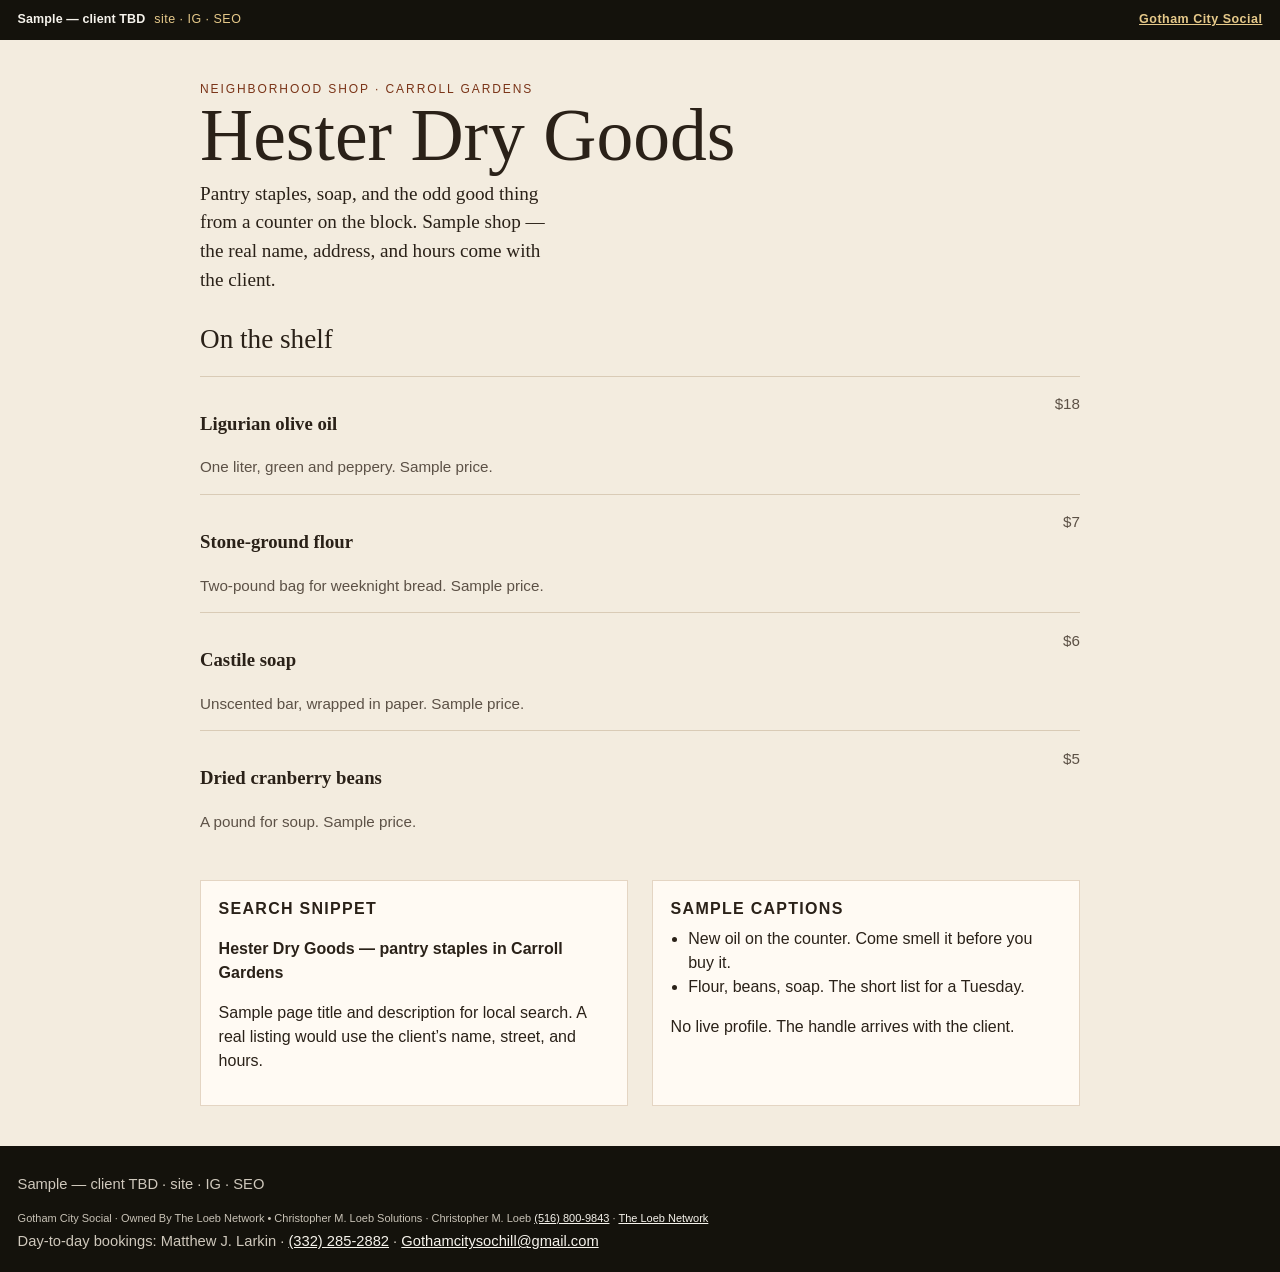
<file: samples/hester/index.html>
<!DOCTYPE html>
<html lang="en">
  <head>
    <meta charset="UTF-8" />
    <meta name="viewport" content="width=device-width, initial-scale=1" />
    <title>Hester Dry Goods · Sample — client TBD</title>
    <meta name="description" content="Sample placeholder website for a neighborhood dry-goods shop. Client TBD. Not a live business." />
    <link rel="stylesheet" href="../sample.css" />
    <style>
      :root { color-scheme: light; }
      body { margin: 0; background: #f3ecdf; color: #2a2118; font-family: Georgia, "Iowan Old Style", Palatino, serif; line-height: 1.5; }
      a { color: #7a3418; }
      .wrap { width: min(880px, calc(100% - 2rem)); margin-inline: auto; }
      .hero { padding: 2.5rem 0 1.5rem; }
      .eyebrow { font-family: "Avenir Next", "Segoe UI", sans-serif; letter-spacing: 0.16em; text-transform: uppercase; font-size: 0.75rem; color: #7a3418; margin: 0; }
      h1 { font-weight: 500; font-size: clamp(2.6rem, 7vw, 4.6rem); line-height: 0.92; margin: 0.3rem 0 0.6rem; }
      .lede { font-size: 1.2rem; max-width: 38ch; margin: 0; }
      .shelves { display: grid; gap: 0; margin: 1rem 0 2rem; }
      .item { display: grid; grid-template-columns: 1fr auto; gap: 1rem; padding: 0.9rem 0; border-top: 1px solid #d9cbb6; }
      .item p { margin: 0.15rem 0 0; color: #5c5146; font-family: "Avenir Next", "Segoe UI", sans-serif; font-size: 0.95rem; }
      .price { font-variant-numeric: lining-nums; }
      h2 { font-size: 1.7rem; font-weight: 500; margin: 0 0 0.6rem; }
      .split { display: grid; gap: 1.5rem; padding-bottom: 2.5rem; }
      .panel { background: #fffaf3; border: 1px solid #e4d5c3; padding: 1rem 1.1rem; }
      .panel h3 { margin: 0 0 0.4rem; font-size: 1rem; font-family: "Avenir Next", "Segoe UI", sans-serif; letter-spacing: 0.08em; text-transform: uppercase; }
      .panel p, .panel li { font-family: "Avenir Next", "Segoe UI", sans-serif; }
      ul { margin: 0; padding-left: 1.1rem; }
      @media (min-width: 740px) { .split { grid-template-columns: 1fr 1fr; } }
    </style>
  </head>
  <body>
    <header class="sample-bar">
      <p><strong>Sample — client TBD</strong><span class="chans">site · IG · SEO</span></p>
      <a href="../../">Gotham City Social</a>
    </header>
    <main class="wrap">
      <header class="hero">
        <p class="eyebrow">Neighborhood shop · Carroll Gardens</p>
        <h1>Hester Dry Goods</h1>
        <p class="lede">Pantry staples, soap, and the odd good thing from a counter on the block. Sample shop — the real name, address, and hours come with the client.</p>
      </header>
      <section aria-labelledby="shelf-title">
        <h2 id="shelf-title">On the shelf</h2>
        <div class="shelves">
          <article class="item"><div><h3>Ligurian olive oil</h3><p>One liter, green and peppery. Sample price.</p></div><p class="price">$18</p></article>
          <article class="item"><div><h3>Stone-ground flour</h3><p>Two-pound bag for weeknight bread. Sample price.</p></div><p class="price">$7</p></article>
          <article class="item"><div><h3>Castile soap</h3><p>Unscented bar, wrapped in paper. Sample price.</p></div><p class="price">$6</p></article>
          <article class="item"><div><h3>Dried cranberry beans</h3><p>A pound for soup. Sample price.</p></div><p class="price">$5</p></article>
        </div>
      </section>
      <div class="split">
        <section class="panel" aria-labelledby="find-title">
          <h3 id="find-title">Search snippet</h3>
          <p><strong>Hester Dry Goods — pantry staples in Carroll Gardens</strong></p>
          <p>Sample page title and description for local search. A real listing would use the client’s name, street, and hours.</p>
        </section>
        <section class="panel" aria-labelledby="captions-title">
          <h3 id="captions-title">Sample captions</h3>
          <ul>
            <li>New oil on the counter. Come smell it before you buy it.</li>
            <li>Flour, beans, soap. The short list for a Tuesday.</li>
          </ul>
          <p>No live profile. The handle arrives with the client.</p>
        </section>
      </div>
    </main>
    <footer class="studio-foot">
      <p>Sample — client TBD · site · IG · SEO</p>
      <p class="op">Gotham City Social · Owned By The Loeb Network • Christopher M. Loeb Solutions · Christopher M. Loeb <a href="tel:+15168009843">(516) 800-9843</a> · <a href="https://starfall-tek.github.io/loeb-network-preview/">The Loeb Network</a></p>
      <p>Day-to-day bookings: Matthew J. Larkin · <a href="tel:+13322852882">(332) 285-2882</a> · <a href="mailto:Gothamcitysochill@gmail.com">Gothamcitysochill@gmail.com</a></p>
    </footer>
  </body>
</html>
</file>
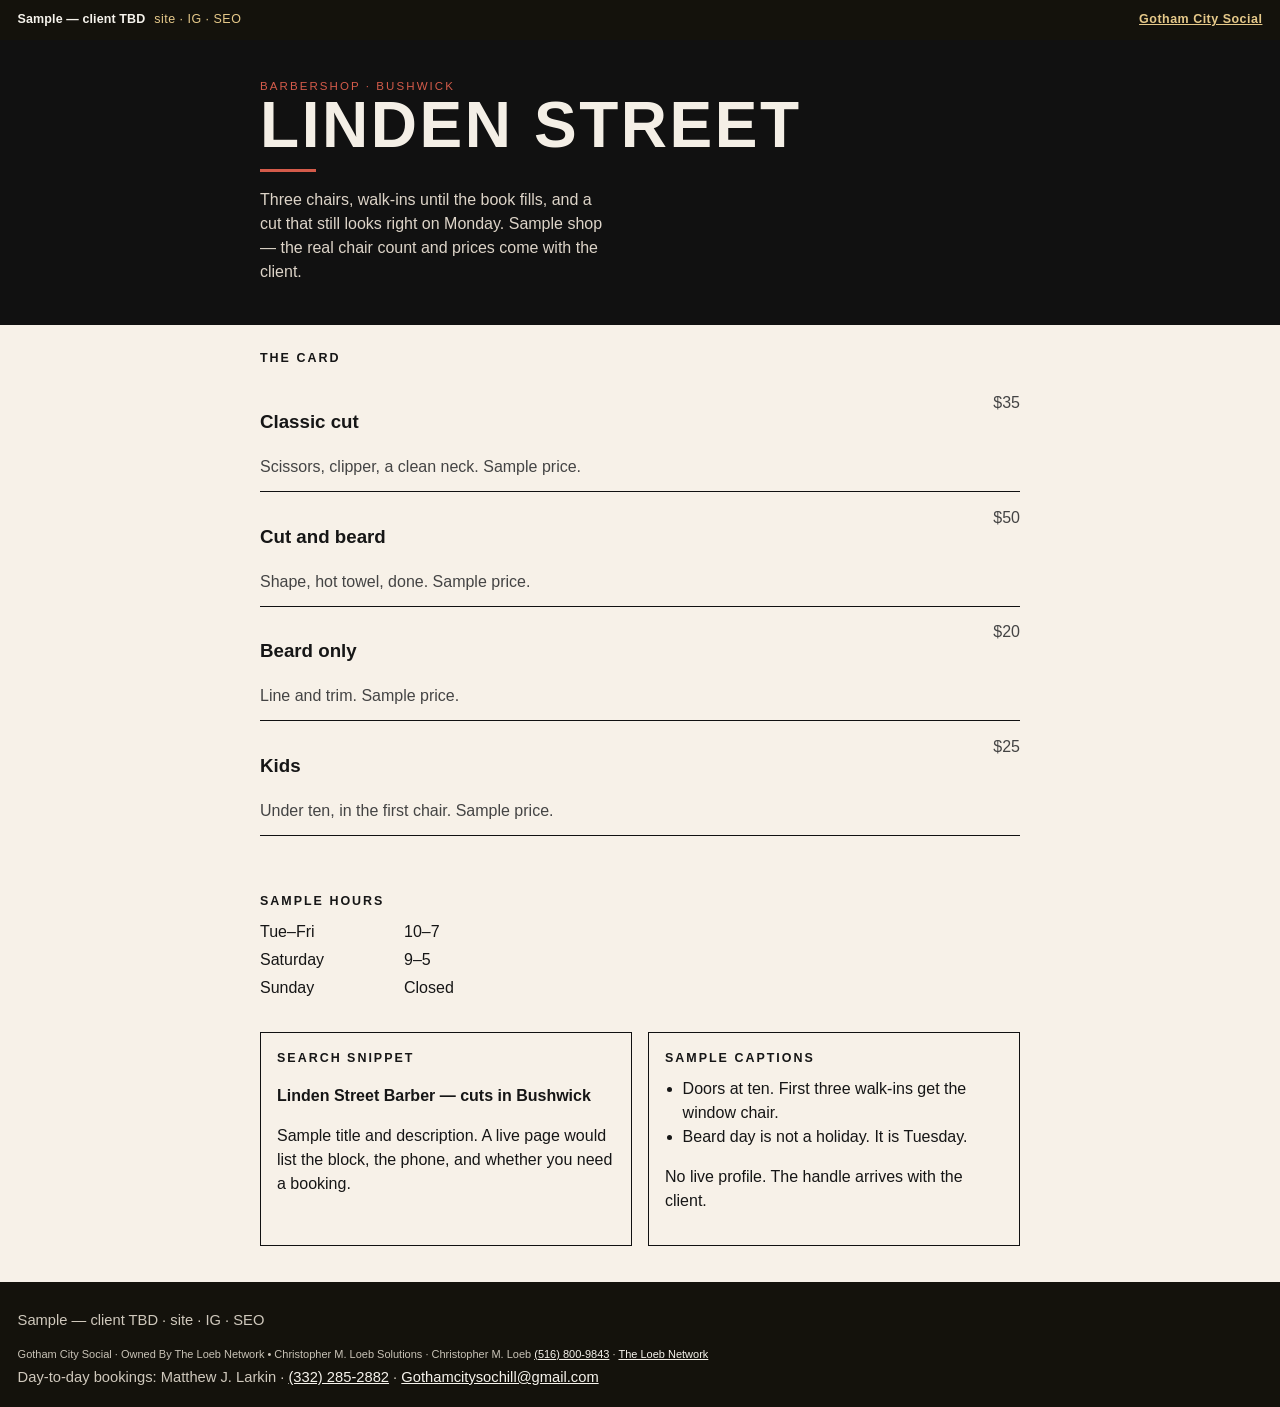
<file: samples/linden/index.html>
<!DOCTYPE html>
<html lang="en">
  <head>
    <meta charset="UTF-8" />
    <meta name="viewport" content="width=device-width, initial-scale=1" />
    <title>Linden Street Barber · Sample — client TBD</title>
    <meta name="description" content="Sample placeholder website for a barbershop. Client TBD. Not a live business." />
    <link rel="stylesheet" href="../sample.css" />
    <style>
      body { margin: 0; background: #f7f1e8; color: #161616; font-family: "Avenir Next", "Segoe UI", sans-serif; line-height: 1.5; }
      a { color: #8d2f24; }
      .band { background: #111; color: #f4efe6; }
      .wrap { width: min(760px, calc(100% - 2rem)); margin-inline: auto; }
      .hero { padding: 2.4rem 0 1.6rem; }
      .rule { height: 3px; width: 3.5rem; background: #d45b4a; margin: 0.8rem 0; }
      .eyebrow { letter-spacing: 0.18em; text-transform: uppercase; font-size: 0.72rem; color: #d45b4a; margin: 0; }
      h1 { font-size: clamp(2.4rem, 7vw, 4rem); letter-spacing: 0.04em; text-transform: uppercase; line-height: 0.95; margin: 0; }
      .lede { max-width: 40ch; color: #ddd4c8; }
      .sheet { padding: 1.5rem 0 2rem; }
      h2 { font-size: 0.78rem; letter-spacing: 0.16em; text-transform: uppercase; margin: 0 0 0.6rem; }
      .cut { display: grid; grid-template-columns: 1fr auto; gap: 1rem; padding: 0.75rem 0; border-bottom: 1px solid #111; }
      .cut p { margin: 0.1rem 0 0; color: #444; }
      .hours { display: grid; grid-template-columns: 8rem 1fr; gap: 0.25rem 1rem; }
      .split { display: grid; gap: 1rem; padding-bottom: 2.2rem; }
      .panel { border: 1px solid #111; padding: 1rem; }
      ul { margin: 0; padding-left: 1.1rem; }
      @media (min-width: 740px) { .split { grid-template-columns: 1fr 1fr; } }
    </style>
  </head>
  <body>
    <header class="sample-bar">
      <p><strong>Sample — client TBD</strong><span class="chans">site · IG · SEO</span></p>
      <a href="../../">Gotham City Social</a>
    </header>
    <header class="band">
      <div class="wrap hero">
        <p class="eyebrow">Barbershop · Bushwick</p>
        <h1>Linden Street</h1>
        <div class="rule"></div>
        <p class="lede">Three chairs, walk-ins until the book fills, and a cut that still looks right on Monday. Sample shop — the real chair count and prices come with the client.</p>
      </div>
    </header>
    <main class="wrap">
      <section class="sheet" aria-labelledby="cuts-title">
        <h2 id="cuts-title">The card</h2>
        <article class="cut"><div><h3>Classic cut</h3><p>Scissors, clipper, a clean neck. Sample price.</p></div><p>$35</p></article>
        <article class="cut"><div><h3>Cut and beard</h3><p>Shape, hot towel, done. Sample price.</p></div><p>$50</p></article>
        <article class="cut"><div><h3>Beard only</h3><p>Line and trim. Sample price.</p></div><p>$20</p></article>
        <article class="cut"><div><h3>Kids</h3><p>Under ten, in the first chair. Sample price.</p></div><p>$25</p></article>
      </section>
      <section class="sheet" aria-labelledby="hours-title">
        <h2 id="hours-title">Sample hours</h2>
        <div class="hours">
          <span>Tue–Fri</span><span>10–7</span>
          <span>Saturday</span><span>9–5</span>
          <span>Sunday</span><span>Closed</span>
        </div>
      </section>
      <div class="split">
        <section class="panel">
          <h2>Search snippet</h2>
          <p><strong>Linden Street Barber — cuts in Bushwick</strong></p>
          <p>Sample title and description. A live page would list the block, the phone, and whether you need a booking.</p>
        </section>
        <section class="panel">
          <h2>Sample captions</h2>
          <ul>
            <li>Doors at ten. First three walk-ins get the window chair.</li>
            <li>Beard day is not a holiday. It is Tuesday.</li>
          </ul>
          <p>No live profile. The handle arrives with the client.</p>
        </section>
      </div>
    </main>
    <footer class="studio-foot">
      <p>Sample — client TBD · site · IG · SEO</p>
      <p class="op">Gotham City Social · Owned By The Loeb Network • Christopher M. Loeb Solutions · Christopher M. Loeb <a href="tel:+15168009843">(516) 800-9843</a> · <a href="https://starfall-tek.github.io/loeb-network-preview/">The Loeb Network</a></p>
      <p>Day-to-day bookings: Matthew J. Larkin · <a href="tel:+13322852882">(332) 285-2882</a> · <a href="mailto:Gothamcitysochill@gmail.com">Gothamcitysochill@gmail.com</a></p>
    </footer>
  </body>
</html>
</file>
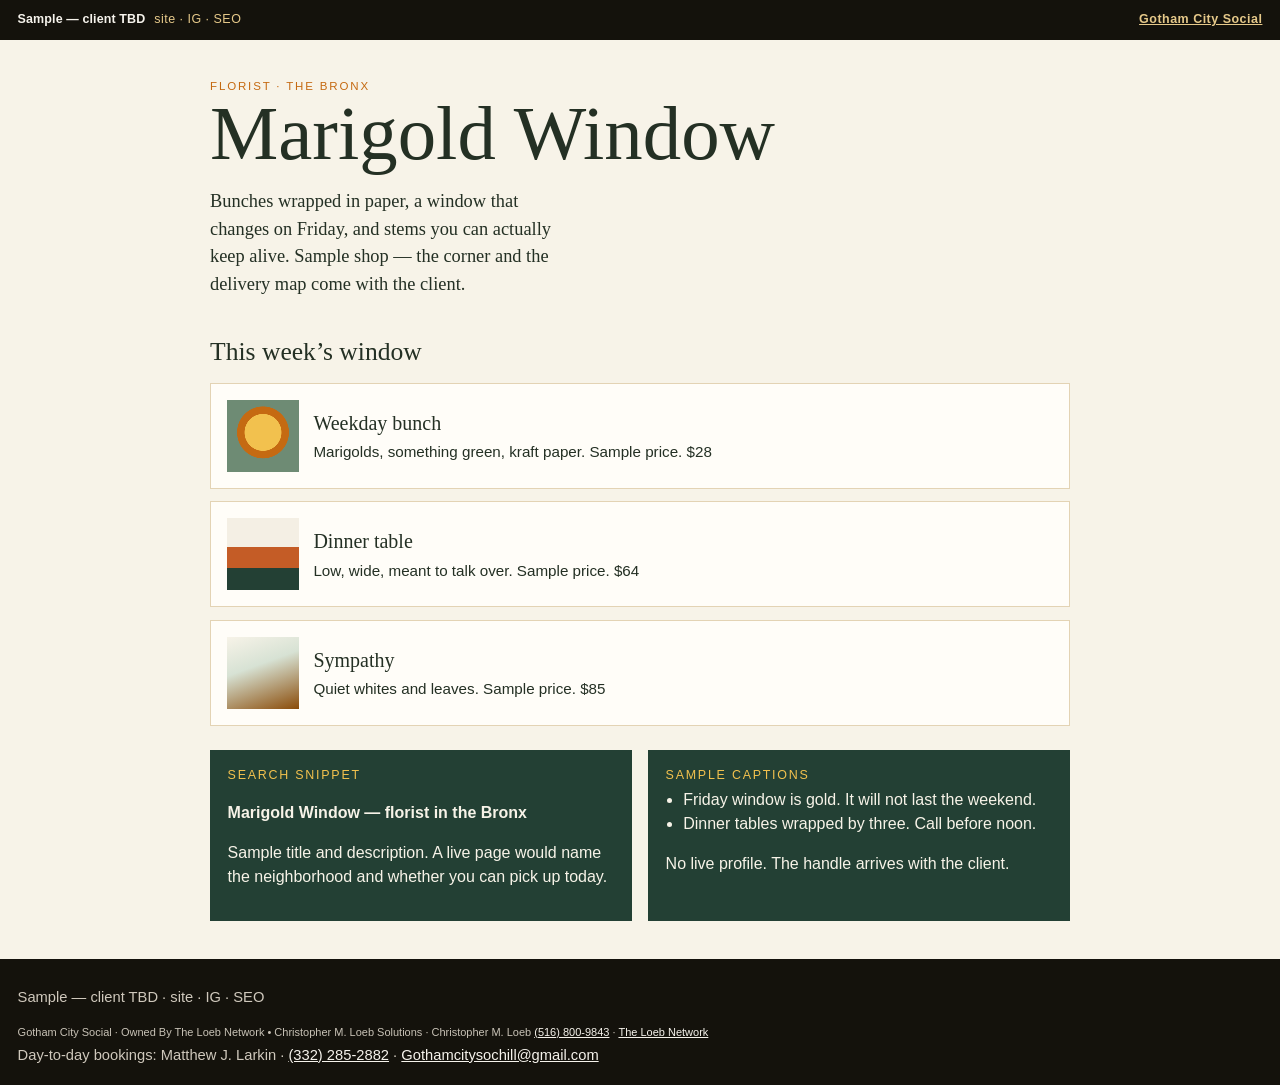
<file: samples/marigold/index.html>
<!DOCTYPE html>
<html lang="en">
  <head>
    <meta charset="UTF-8" />
    <meta name="viewport" content="width=device-width, initial-scale=1" />
    <title>Marigold Window · Sample — client TBD</title>
    <meta name="description" content="Sample placeholder website for a Bronx florist. Client TBD. Not a live business." />
    <link rel="stylesheet" href="../sample.css" />
    <style>
      body { margin: 0; background: #f7f3e8; color: #243024; font-family: Georgia, "Iowan Old Style", Palatino, serif; line-height: 1.5; }
      a { color: #8a4b08; }
      .wrap { width: min(860px, calc(100% - 2rem)); margin-inline: auto; }
      .hero { padding: 2.4rem 0 1rem; }
      .eyebrow { font-family: "Avenir Next", "Segoe UI", sans-serif; letter-spacing: 0.16em; text-transform: uppercase; font-size: 0.72rem; color: #c56a12; margin: 0; }
      h1 { font-weight: 500; font-size: clamp(2.7rem, 7vw, 4.8rem); line-height: 0.92; margin: 0.25rem 0 0.5rem; }
      .lede { font-size: 1.15rem; max-width: 40ch; }
      .bunches { display: grid; gap: 0.8rem; padding: 0.5rem 0 1.5rem; }
      article { background: #fffdf8; border: 1px solid #e3d3b4; padding: 1rem; display: grid; grid-template-columns: 72px 1fr; gap: 0.9rem; align-items: center; }
      .swatch { height: 72px; }
      .s1 { background: radial-gradient(circle at 50% 45%, #f2c14e 0 34%, #c56a12 35% 48%, #6e8b74 49%); }
      .s2 { background: linear-gradient(#f4efe4 0 40%, #c45c26 40% 70%, #234034 70%); }
      .s3 { background: linear-gradient(160deg, #f7f3e8, #d7e2d4 40%, #8a4b08); }
      h2 { font-size: 1.25rem; margin: 0 0 0.2rem; font-weight: 500; }
      article p { margin: 0; font-family: "Avenir Next", "Segoe UI", sans-serif; font-size: 0.95rem; }
      .price { font-family: "Avenir Next", "Segoe UI", sans-serif; }
      .split { display: grid; gap: 1rem; padding-bottom: 2.4rem; }
      .panel { background: #234034; color: #f7f3e8; padding: 1rem 1.1rem; }
      .panel a { color: #f2c14e; }
      .panel h2 { color: #f2c14e; font-family: "Avenir Next", "Segoe UI", sans-serif; font-size: 0.78rem; letter-spacing: 0.14em; text-transform: uppercase; }
      .panel p, .panel li { font-family: "Avenir Next", "Segoe UI", sans-serif; }
      ul { margin: 0; padding-left: 1.1rem; }
      @media (min-width: 740px) {
        .bunches { grid-template-columns: 1fr; }
        .split { grid-template-columns: 1fr 1fr; }
      }
    </style>
  </head>
  <body>
    <header class="sample-bar">
      <p><strong>Sample — client TBD</strong><span class="chans">site · IG · SEO</span></p>
      <a href="../../">Gotham City Social</a>
    </header>
    <main class="wrap">
      <header class="hero">
        <p class="eyebrow">Florist · the Bronx</p>
        <h1>Marigold Window</h1>
        <p class="lede">Bunches wrapped in paper, a window that changes on Friday, and stems you can actually keep alive. Sample shop — the corner and the delivery map come with the client.</p>
      </header>
      <section aria-labelledby="bunch-title">
        <h2 id="bunch-title" style="font-size:1.6rem">This week’s window</h2>
        <div class="bunches">
          <article><div class="swatch s1" role="img" aria-label="Gold marigold bunch"></div><div><h2>Weekday bunch</h2><p>Marigolds, something green, kraft paper. Sample price. <span class="price">$28</span></p></div></article>
          <article><div class="swatch s2" role="img" aria-label="Low dinner arrangement in rust and green"></div><div><h2>Dinner table</h2><p>Low, wide, meant to talk over. Sample price. <span class="price">$64</span></p></div></article>
          <article><div class="swatch s3" role="img" aria-label="Soft cream and leaf arrangement"></div><div><h2>Sympathy</h2><p>Quiet whites and leaves. Sample price. <span class="price">$85</span></p></div></article>
        </div>
      </section>
      <div class="split">
        <section class="panel">
          <h2>Search snippet</h2>
          <p><strong>Marigold Window — florist in the Bronx</strong></p>
          <p>Sample title and description. A live page would name the neighborhood and whether you can pick up today.</p>
        </section>
        <section class="panel">
          <h2>Sample captions</h2>
          <ul>
            <li>Friday window is gold. It will not last the weekend.</li>
            <li>Dinner tables wrapped by three. Call before noon.</li>
          </ul>
          <p>No live profile. The handle arrives with the client.</p>
        </section>
      </div>
    </main>
    <footer class="studio-foot">
      <p>Sample — client TBD · site · IG · SEO</p>
      <p class="op">Gotham City Social · Owned By The Loeb Network • Christopher M. Loeb Solutions · Christopher M. Loeb <a href="tel:+15168009843">(516) 800-9843</a> · <a href="https://starfall-tek.github.io/loeb-network-preview/">The Loeb Network</a></p>
      <p>Day-to-day bookings: Matthew J. Larkin · <a href="tel:+13322852882">(332) 285-2882</a> · <a href="mailto:Gothamcitysochill@gmail.com">Gothamcitysochill@gmail.com</a></p>
    </footer>
  </body>
</html>
</file>
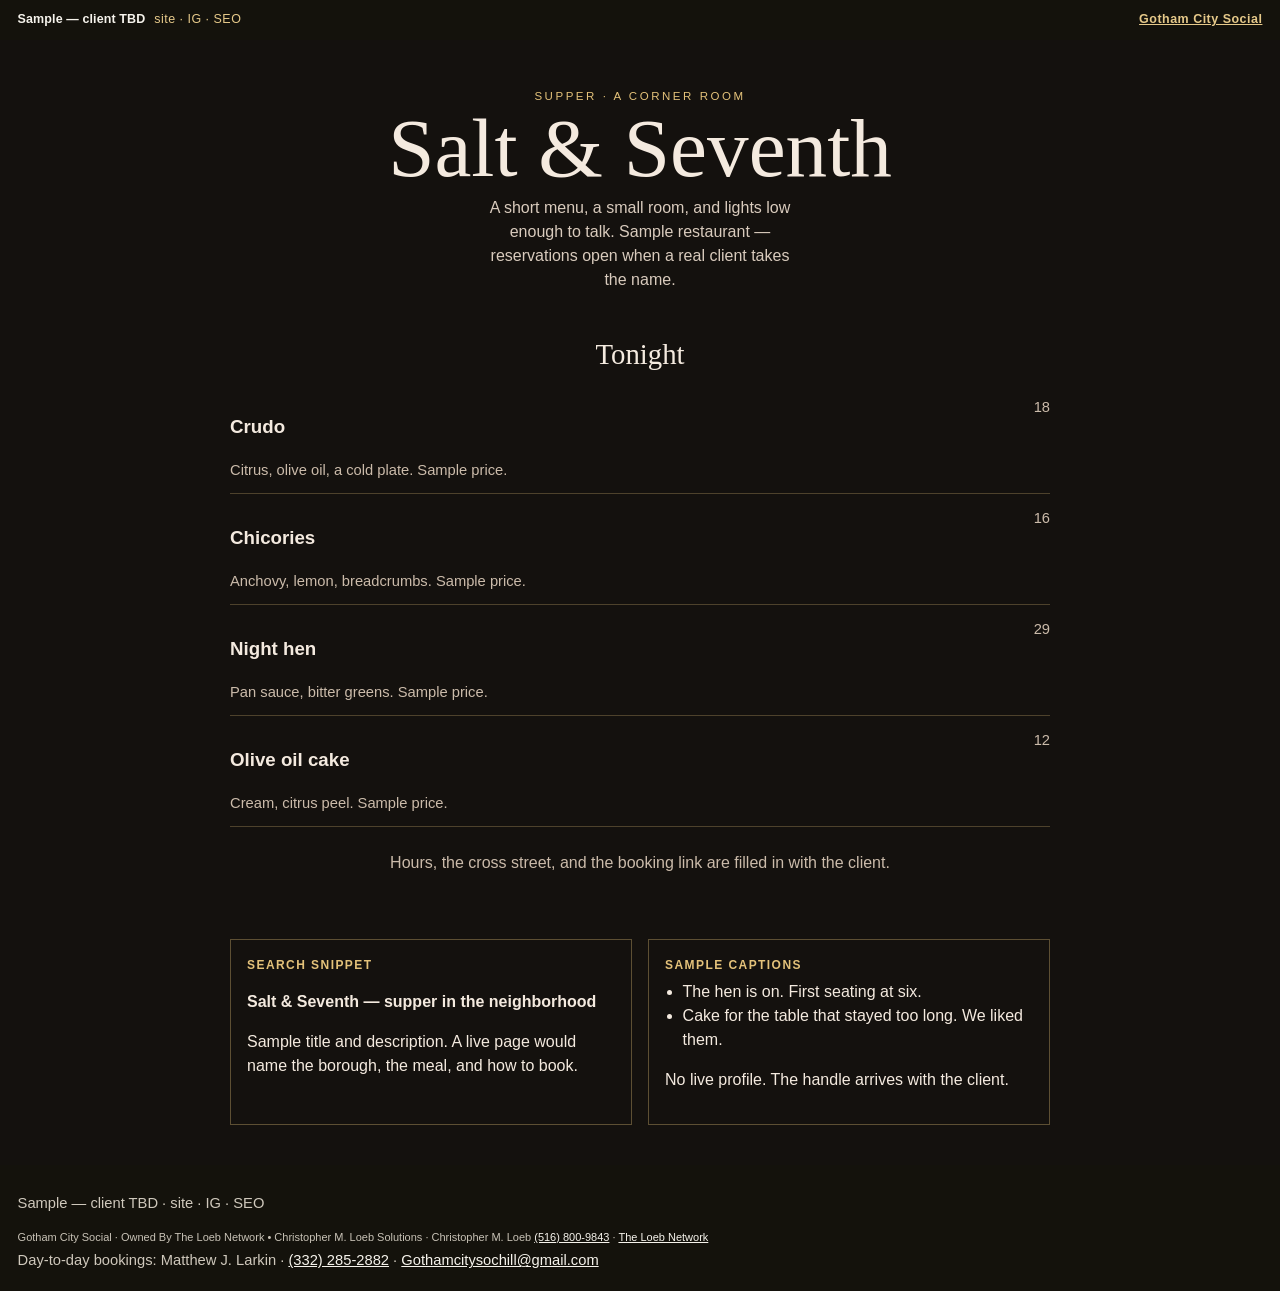
<file: samples/salt-seventh/index.html>
<!DOCTYPE html>
<html lang="en">
  <head>
    <meta charset="UTF-8" />
    <meta name="viewport" content="width=device-width, initial-scale=1" />
    <title>Salt &amp; Seventh · Sample — client TBD</title>
    <meta name="description" content="Sample placeholder website for a neighborhood restaurant. Client TBD. Not a live business." />
    <link rel="stylesheet" href="../sample.css" />
    <style>
      body { margin: 0; background: #14110e; color: #f4eadf; font-family: "Avenir Next", "Segoe UI", sans-serif; line-height: 1.5; }
      a { color: #e4c27a; }
      .wrap { width: min(820px, calc(100% - 2rem)); margin-inline: auto; }
      .hero { padding: 3rem 0 1.2rem; text-align: center; }
      .eyebrow { letter-spacing: 0.22em; text-transform: uppercase; font-size: 0.72rem; color: #e4c27a; margin: 0; }
      h1 { font-family: Didot, "Bodoni MT", "Times New Roman", serif; font-weight: 500; font-size: clamp(3rem, 8vw, 5.2rem); line-height: 0.9; margin: 0.4rem 0; }
      .lede { max-width: 36ch; margin: 0.6rem auto 0; color: #d9cbbd; }
      .menu { padding-bottom: 1rem; }
      h2 { font-family: Didot, "Bodoni MT", serif; font-weight: 500; font-size: 1.8rem; margin: 1.4rem 0 0.4rem; text-align: center; }
      .dish { display: grid; grid-template-columns: 1fr auto; gap: 1rem; padding: 0.7rem 0; border-bottom: 1px solid rgba(228, 194, 122, 0.28); }
      .dish p { margin: 0.15rem 0 0; color: #cbbbaa; font-size: 0.92rem; }
      .note { text-align: center; color: #cbbbaa; padding: 0.5rem 0 2rem; }
      .split { display: grid; gap: 1rem; padding-bottom: 2.5rem; }
      .panel { border: 1px solid rgba(228, 194, 122, 0.35); padding: 1rem; }
      .panel h3 { margin: 0 0 0.4rem; letter-spacing: 0.12em; text-transform: uppercase; font-size: 0.75rem; color: #e4c27a; }
      ul { margin: 0; padding-left: 1.1rem; }
      @media (min-width: 740px) { .split { grid-template-columns: 1fr 1fr; } }
    </style>
  </head>
  <body>
    <header class="sample-bar">
      <p><strong>Sample — client TBD</strong><span class="chans">site · IG · SEO</span></p>
      <a href="../../">Gotham City Social</a>
    </header>
    <main class="wrap">
      <header class="hero">
        <p class="eyebrow">Supper · a corner room</p>
        <h1>Salt &amp; Seventh</h1>
        <p class="lede">A short menu, a small room, and lights low enough to talk. Sample restaurant — reservations open when a real client takes the name.</p>
      </header>
      <section class="menu" aria-labelledby="menu-title">
        <h2 id="menu-title">Tonight</h2>
        <article class="dish"><div><h3>Crudo</h3><p>Citrus, olive oil, a cold plate. Sample price.</p></div><p>18</p></article>
        <article class="dish"><div><h3>Chicories</h3><p>Anchovy, lemon, breadcrumbs. Sample price.</p></div><p>16</p></article>
        <article class="dish"><div><h3>Night hen</h3><p>Pan sauce, bitter greens. Sample price.</p></div><p>29</p></article>
        <article class="dish"><div><h3>Olive oil cake</h3><p>Cream, citrus peel. Sample price.</p></div><p>12</p></article>
        <p class="note">Hours, the cross street, and the booking link are filled in with the client.</p>
      </section>
      <div class="split">
        <section class="panel">
          <h3>Search snippet</h3>
          <p><strong>Salt &amp; Seventh — supper in the neighborhood</strong></p>
          <p>Sample title and description. A live page would name the borough, the meal, and how to book.</p>
        </section>
        <section class="panel">
          <h3>Sample captions</h3>
          <ul>
            <li>The hen is on. First seating at six.</li>
            <li>Cake for the table that stayed too long. We liked them.</li>
          </ul>
          <p>No live profile. The handle arrives with the client.</p>
        </section>
      </div>
    </main>
    <footer class="studio-foot">
      <p>Sample — client TBD · site · IG · SEO</p>
      <p class="op">Gotham City Social · Owned By The Loeb Network • Christopher M. Loeb Solutions · Christopher M. Loeb <a href="tel:+15168009843">(516) 800-9843</a> · <a href="https://starfall-tek.github.io/loeb-network-preview/">The Loeb Network</a></p>
      <p>Day-to-day bookings: Matthew J. Larkin · <a href="tel:+13322852882">(332) 285-2882</a> · <a href="mailto:Gothamcitysochill@gmail.com">Gothamcitysochill@gmail.com</a></p>
    </footer>
  </body>
</html>
</file>
<file: assets/index-B3bpZX9e.css>
@font-face{font-family:"Pirata One";font-style:normal;font-display:swap;font-weight:400;src:url(./pirata-one-latin-400-normal.woff2)format("woff2");unicode-range:U+0000-00FF,U+0131,U+0152-0153,U+02BB-02BC,U+02C6,U+02DA,U+02DC,U+0304,U+0308,U+0329,U+2000-206F,U+20AC,U+2122,U+2191,U+2193,U+2212,U+2215,U+FEFF,U+FFFD}@font-face{font-family:Outfit;font-style:normal;font-display:swap;font-weight:400;src:url(./outfit-latin-400-normal-BGsTXAXT.woff2)format("woff2"),url(./outfit-latin-400-normal-DMwTpYkH.woff)format("woff")}@font-face{font-family:Outfit;font-style:normal;font-display:swap;font-weight:500;src:url(./outfit-latin-500-normal-DKnIMDSk.woff2)format("woff2"),url(./outfit-latin-500-normal-ClnHRwRh.woff)format("woff")}@font-face{font-family:Outfit;font-style:normal;font-display:swap;font-weight:600;src:url(./outfit-latin-600-normal-B7SfZ07L.woff2)format("woff2"),url(./outfit-latin-600-normal-BEfTtDA7.woff)format("woff")}:root{--bg:#07080c;--bg-raise:#10131a;--ink:#f6f3ec;--muted:#cfc8bc;--quiet:#c8c2b6;--gold:#e6c98a;--gold-deep:#c6a15e;--line:#e6c98a47;--teal:#8fe3ee;--font-sans:"Outfit", "Avenir Next", "Segoe UI", sans-serif;--font-gothic:"Pirata One", Palatino, "Palatino Linotype", serif;--font-quote:"Pirata One", Palatino, "Palatino Linotype", serif;--header:4.25rem;--wrap:1120px;--lightningcss-light: ;--lightningcss-dark:initial;color-scheme:dark}*,:before,:after{box-sizing:border-box}html{scroll-behavior:smooth}body{font-family:var(--font-sans);color:var(--ink);background:var(--bg);text-rendering:optimizelegibility;margin:0;font-size:1.0625rem;font-weight:400;line-height:1.65}img,svg{max-width:100%}h1,h2,h3,p,blockquote,dl,dd{margin:0}a{color:inherit;text-underline-offset:.18em}:focus-visible{outline:2px solid var(--gold);outline-offset:3px}::selection{color:#1a1408;background:#e6c98a}.sr-only{clip:rect(0, 0, 0, 0);white-space:nowrap;border:0;width:1px;height:1px;margin:-1px;padding:0;position:absolute;overflow:hidden}.skip{z-index:100;background:var(--gold);color:#1a1408;padding:.65rem .9rem;font-weight:600;text-decoration:none;position:fixed;top:.75rem;left:1rem;transform:translateY(-160%)}.skip:focus{transform:none}.skip:focus-visible,.btn-primary:focus-visible{outline-color:#fff8e8}.wrap{width:min(var(--wrap), calc(100% - 2.5rem));margin-inline:auto}.kicker,.index,.rate-tag,.contact-list dt,.field label,.menu-panel a:not(.btn){letter-spacing:.16em;text-transform:uppercase;color:var(--gold);font-size:.72rem;font-weight:500}.section{padding:clamp(4.25rem,9vw,7rem) 0;scroll-margin-top:5.25rem}.section h2,.borough-cta h2,.hero h1,.footer-brand{font-family:var(--font-gothic);letter-spacing:.015em;text-wrap:balance;font-weight:400;line-height:1.08}.section h2{margin:.55rem 0 1rem;font-size:clamp(2.2rem,4.6vw,3.35rem);line-height:1.08}.lede,.section-intro p,.about-copy p{color:var(--muted);max-width:62ch}.section-intro p+p,.about-copy p+p{margin-top:1rem}.site-header{z-index:30;border-bottom:1px solid var(--line);-webkit-backdrop-filter:blur(16px);backdrop-filter:blur(16px);background:#07080ceb;position:sticky;top:0}.header-bar{min-height:var(--header);justify-content:space-between;align-items:center;gap:1rem;display:flex}.brand{color:var(--ink);align-items:center;gap:.65rem;min-height:44px;text-decoration:none;display:inline-flex}.brand-mark{flex:none;width:1.7rem;height:1.7rem}.brand span{font-family:var(--font-gothic);letter-spacing:.03em;text-transform:uppercase;font-size:1.28rem;font-weight:400;line-height:1}summary{cursor:pointer;place-items:center;min-width:44px;min-height:44px;list-style:none;display:grid}summary::-webkit-details-marker{display:none}.burger{width:20px;height:14px;display:block;position:relative}.burger:before,.burger:after,.burger span{background:var(--ink);content:"";width:100%;height:1.5px;position:absolute;left:0}.burger:before{top:0}.burger span{top:6px}.burger:after{bottom:0}.menu[open] .burger:before{top:6px;transform:rotate(45deg)}.menu[open] .burger:after{bottom:6px;transform:rotate(-45deg)}.menu[open] .burger span{opacity:0}.menu-panel{border-bottom:1px solid var(--line);background:#0c0e13;flex-direction:column;gap:.15rem;padding:.4rem 1.25rem 1.15rem;display:none;position:absolute;top:100%;left:0;right:0}.menu[open] .menu-panel{display:flex}.menu-panel a:not(.btn){min-height:44px;color:var(--ink);align-items:center;font-size:.82rem;text-decoration:none;display:flex}.menu-panel a:not(.btn):hover{color:var(--gold)}.menu-cta{align-self:flex-start;margin-top:.4rem}.desktop-nav{display:none}.desktop-nav a:not(.btn){min-height:44px;color:var(--ink);letter-spacing:.12em;text-transform:uppercase;align-items:center;font-size:.72rem;font-weight:500;text-decoration:none;display:inline-flex}.desktop-nav a:not(.btn):hover{color:var(--gold)}.hero{min-height:calc(100svh - var(--header));background:radial-gradient(50% 42% at 86% 12%,#5ec4d02e,#0000 62%),radial-gradient(38% 32% at 6% 18%,#d6a85424,#0000 58%),linear-gradient(#05060a 0%,#0c121a 48%,#101820 78%,#07080c 100%);flex-direction:column;display:flex}.hero-copy{max-width:920px;padding-top:clamp(2.4rem,6vw,4.5rem);padding-bottom:1.25rem}.hero h1{color:#f7f4ee;text-transform:uppercase;margin:.35rem 0 .85rem;font-size:clamp(3.15rem,8vw,6.4rem);line-height:.95}.tagline{letter-spacing:.01em;max-width:36rem;font-size:clamp(1.15rem,2vw,1.4rem);font-weight:400;line-height:1.35}.hero-quote{max-width:18em;font-family:var(--font-quote);color:var(--gold);margin:1.35rem 0 0;font-size:clamp(2.4rem,5.4vw,4.15rem);font-style:normal;font-weight:400;letter-spacing:.01em;line-height:1.12}.hero-quote:before{content:"";background:var(--gold);width:3rem;height:1px;margin-bottom:.75rem;display:block}.cta-row{flex-wrap:wrap;gap:.75rem;margin-top:1.6rem;display:flex}.btn{border:1px solid var(--gold);min-height:48px;font:inherit;letter-spacing:.01em;cursor:pointer;color:var(--gold);background:0 0;justify-content:center;align-items:center;padding:.75rem 1.15rem;font-size:.95rem;font-weight:600;text-decoration:none;display:inline-flex}.btn-primary{background:var(--gold);color:#1a1408}.btn-primary:hover{background:#f0d7a4}.btn-ghost:hover{background:#e6c98a1a}.hero-contact{color:var(--muted);flex-wrap:wrap;gap:.35rem .7rem;margin-top:1.35rem;display:flex}.hero-contact a{color:var(--gold)}.hero-contact a[href^=mailto\:]{overflow-wrap:anywhere}.skyline-wrap{background:linear-gradient(#0000 0%,#2040568c 48%,#0c121a26 100%);height:clamp(200px,32vw,380px);margin-top:auto}.skyline{object-fit:cover;object-position:center bottom;width:100%;height:100%;display:block}.borough-cta{border-bottom:1px solid var(--line);background:radial-gradient(55% 90% at 100% 40%,#5ec4d029,#0000 62%),radial-gradient(40% 80% at 0 80%,#d6a8541a,#0000 60%),#0b1016;padding:clamp(3.25rem,8vw,5rem) 0}.borough-cta h2{max-width:18ch;margin:.45rem 0 1.35rem;font-size:clamp(2.2rem,4.6vw,3.35rem)}.portfolio-strip{scroll-snap-type:x mandatory;grid-auto-columns:minmax(240px,78vw);grid-auto-flow:column;gap:.85rem;margin:1.75rem 0 0;padding:0 0 .75rem;scroll-padding-inline:.25rem;list-style:none;display:grid;overflow-x:auto}.portfolio-strip li{scroll-snap-align:start}.folio{height:100%;min-height:100%;color:var(--ink);border:1px solid var(--line);background:#0e1117;flex-direction:column;text-decoration:none;display:flex}.folio:hover{border-color:var(--gold)}.flag{color:var(--gold);letter-spacing:.02em;border-bottom:1px solid var(--line);padding:.5rem .75rem;font-size:.75rem;font-weight:500;display:block}.mini{gap:.35rem;min-height:168px;padding:.85rem;display:grid}.mini-kicker{letter-spacing:.14em;text-transform:uppercase;font-size:.68rem}.mini-title{font-size:1.35rem;line-height:1}.mini-line{opacity:.85;border-top:1px solid;justify-content:space-between;gap:.75rem;padding-top:.3rem;font-size:.85rem;display:flex}.mini-hester{color:#2a2118;background:#f3ecdf}.mini-hester .mini-title{font-family:Georgia,Iowan Old Style,serif}.mini-salt{color:#f3e6d4;background:#17130f}.mini-salt .mini-kicker,.mini-salt .mini-title{color:#e4c27a}.mini-ada{color:#161616;background:#f7f4ef}.ada-grid{grid-template-rows:46px 46px;grid-template-columns:1.2fr .8fr;gap:.35rem;display:grid}.ada-grid span:first-child{background:#163a78}.ada-grid span:nth-child(2){background:#e4572e}.ada-grid span:nth-child(3){background:#efd8b4}.ada-grid span:nth-child(4){background:#111}.mini-linden{color:#f4efe6;background:#111}.mini-linden .mini-title{letter-spacing:.08em;text-transform:uppercase;font-size:1.05rem}.mini-linden .mini-kicker{color:#d45b4a}.mini-marigold{color:#243024;background:#f6f1e4}.mini-marigold .mini-kicker{color:#c56a12}.mini-marigold .mini-title{font-family:Georgia,Iowan Old Style,serif}.folio-meta{border-top:1px solid var(--line);gap:.15rem;padding:.8rem .85rem .95rem;display:grid}.folio-name{font-weight:600}.folio-kind{color:var(--muted);font-size:.92rem}.channels{color:var(--gold);letter-spacing:.02em;flex-wrap:wrap;gap:.15rem 0;margin-top:.45rem;font-size:.78rem;font-weight:500;display:flex}.channels span+span:before{content:"·";color:var(--gold-deep);margin:0 .4rem}.scope{color:var(--ink);margin-top:.4rem}.package .channels{margin-top:.35rem}.services-layout{gap:2.25rem;display:grid}.section-intro{border-left:1px solid var(--line);padding-left:1.1rem}.service-list{margin:0;padding:0;list-style:none}.service-list li{border-top:1px solid var(--line);grid-template-columns:auto 1fr;gap:1rem 1.15rem;padding:1.2rem 0;display:grid}.service-list li:last-child{border-bottom:1px solid var(--line)}.num{font-family:var(--font-sans);color:var(--gold);padding-top:.15rem;font-size:1.7rem;line-height:1}.service-list h3,.process h3,.package h3{font-family:var(--font-sans);letter-spacing:0;text-transform:none;color:var(--ink);font-size:1.15rem;font-weight:500}.service-list p,.process p,.package p,.package li{color:var(--muted)}.process{gap:1.25rem;margin:clamp(2.5rem,6vw,4rem) auto 0;padding:0;list-style:none;display:grid}.process li{border-top:1px solid var(--line);padding-top:.9rem}.process .step{font-family:var(--font-sans);color:var(--gold);margin-bottom:.35rem;font-size:1.65rem;line-height:1;display:block}.band{border-block:1px solid var(--line);background:linear-gradient(#e6c98a14,#0000 18%),#0c1016}.price-grid{margin-top:2.2rem}.package{padding:1.5rem 0 1.35rem}.package+.package{border-top:1px solid var(--line)}.package.featured{box-shadow:inset 0 2px 0 var(--gold)}.package h3{letter-spacing:.2em;text-transform:uppercase;color:var(--gold);font-size:.78rem;font-weight:500}.price{letter-spacing:-.03em;color:var(--ink);font-variant-numeric:lining-nums;margin-top:.35rem;font-size:clamp(2.7rem,5vw,3.5rem);font-weight:600;line-height:1}.rate-tag{letter-spacing:.12em;margin-top:.45rem}.blurb{color:var(--ink);max-width:36ch;margin:.9rem 0 .35rem}.package ul{margin:.85rem 0 1.2rem;padding:0;list-style:none}.package li{margin:.4rem 0;padding-left:1rem;position:relative}.package li:before{content:"";background:var(--gold);width:.45rem;height:1px;position:absolute;top:.72em;left:0}.text-link{color:var(--gold);font-weight:500}.price-disclaimer{max-width:68ch;color:var(--muted);margin-top:1.5rem}.price-disclaimer a{color:var(--gold);overflow-wrap:anywhere}.about-grid{gap:2.5rem;display:grid}.about-quote{font-family:var(--font-quote);color:var(--gold);margin:.2rem 0 1.1rem;font-size:clamp(1.8rem,3vw,2.4rem);font-style:normal;font-weight:400;line-height:1.15}.place{color:var(--ink);margin-top:1.25rem}.contact-card{background:var(--bg-raise);border:1px solid var(--line);padding:clamp(1.25rem,3vw,2rem);scroll-margin-top:5.5rem}.contact-card h2{font-family:var(--font-sans);letter-spacing:-.02em;font-size:clamp(1.85rem,3vw,2.4rem);font-weight:600;line-height:1.15}.contact-card .kicker{margin-bottom:.35rem}.contact-card .offer{color:var(--muted);margin-top:.85rem}.contact-list{gap:1.1rem;margin:1.45rem 0 1.5rem;display:grid}.contact-list div{margin:0}.contact-list dd{margin:.2rem 0 0}.contact-list a{text-decoration-thickness:1px}.contact-list a:hover{color:var(--gold)}.phone{letter-spacing:-.03em;font-size:clamp(1.7rem,3vw,2.25rem);font-weight:600;line-height:1.15;text-decoration:none}.email{overflow-wrap:anywhere;font-size:1.05rem}.checkup-form{gap:.9rem;display:grid}.field label{margin-bottom:.4rem;display:block}input,textarea{width:100%;color:var(--ink);font:inherit;background:#0b0d12;border:1px solid #e6c98a66;border-radius:0;padding:.8rem .85rem;font-size:1rem}textarea{resize:vertical;min-height:8rem}input:focus-visible,textarea:focus-visible{outline-offset:1px;border-color:var(--gold)}:is(input:user-invalid,textarea:user-invalid){border-color:#e7b4b4}::placeholder{color:#b7b1a6}.form-note,.form-status{color:var(--muted);font-size:.95rem}.form-status:empty{display:none}.form-note a{color:var(--gold)}.checkup-form .btn{justify-self:start}.site-footer{border-top:1px solid var(--line);background:#05060a;padding-top:clamp(2.5rem,6vw,3.5rem)}.footer-grid{gap:1.5rem;display:grid}.footer-brand{text-transform:uppercase;margin-bottom:.45rem;font-size:clamp(2.15rem,4vw,3rem)}.site-footer p{color:var(--muted)}.site-footer .contact-name{color:var(--ink);font-weight:500}.site-footer a{color:var(--ink);text-decoration:none}.site-footer a:hover{color:var(--gold);text-decoration:underline}.footer-links{flex-wrap:wrap;gap:.35rem 1rem;margin-top:.35rem;display:flex}.footer-links a{align-items:center;min-height:44px;display:inline-flex}.footer-meta{border-top:1px solid #e6c98a24;flex-wrap:wrap;justify-content:space-between;gap:.4rem 1.5rem;margin-top:2rem;padding-top:1rem;font-size:.92rem;display:flex}.site-footer .operator{text-align:center;font-family:var(--font-sans);letter-spacing:.01em;color:var(--quiet);margin:1.75rem 0 0;padding:0 1.25rem 1.15rem;font-size:.6875rem;font-weight:400;line-height:1.45}@media (width>=720px){.process{grid-template-columns:repeat(3,1fr);gap:1.5rem}}@media (width>=800px){.portfolio-strip{grid-template-columns:repeat(auto-fit,minmax(210px,1fr));grid-auto-columns:auto;grid-auto-flow:row;overflow:visible}}@media (width>=900px){.services-layout{grid-template-columns:minmax(240px,.85fr) 1.15fr;align-items:start;gap:4rem}.section-intro{position:sticky;top:6.5rem}.about-grid{grid-template-columns:1fr 1fr;align-items:start;gap:4rem}}@media (width>=1080px){.menu{display:none}.desktop-nav{align-items:center;gap:1.1rem;display:flex}.desktop-nav .menu-cta{margin-top:0;margin-left:.2rem}}@media (width>=960px){.price-grid{grid-template-columns:repeat(3,1fr);align-items:stretch;display:grid}.package{padding:.35rem 1.5rem .5rem}.package+.package{border-top:0;border-left:1px solid var(--line)}.footer-grid{grid-template-columns:1.4fr .8fr 1fr;gap:2rem}}@media (prefers-reduced-motion:reduce){html{scroll-behavior:auto}*,:before,:after{scroll-behavior:auto!important;transition-duration:.01ms!important;animation-duration:.01ms!important;animation-iteration-count:1!important}}@media (forced-colors:active){.btn-primary,.btn-ghost,.skip{color:buttontext;background:buttonface;border:1px solid buttontext}.site-header,.package+.package,.service-list li{border-color:canvastext}}@media print{.site-header,.skip,.skyline-wrap,.checkup-form{display:none}body{color:#000;background:#fff}a{text-decoration:underline}}
</file>
<file: assets/pay.css>
/* Gotham City Social — Stripe Pay buttons + post-payment thank-you banner */
.package { display: flex; flex-direction: column; }
.package .pay-block { margin-top: auto; display: grid; gap: 0.55rem; }
.btn-pay { width: 100%; min-height: 52px; padding: 0.85rem 1rem; font-size: 1rem; letter-spacing: 0.01em;
  text-align: center; white-space: normal; box-shadow: 0 10px 28px #e6c98a26, inset 0 -2px 0 #c6a15e;
  border-color: var(--gold); }
.btn-pay:hover { background: #f0d7a4; box-shadow: 0 12px 34px #e6c98a40, inset 0 -2px 0 #c6a15e; }
.btn-pay:focus-visible { outline: 2px solid #fff8e8; outline-offset: 3px; }
.btn-pay .pay-lock { width: 0.95em; height: 0.95em; margin-right: 0.5em; flex: none; }
.pay-note { color: var(--quiet); font-size: 0.8rem; line-height: 1.4; margin: 0; }
.pay-note .stripe-word { color: var(--ink); font-weight: 600; }
.pay-alt { margin: 0.15rem 0 0; font-size: 0.92rem; color: var(--muted); }
.pay-alt a { color: var(--gold); font-weight: 500; }
.desktop-nav a.nav-pay, .menu-panel a.nav-pay { color: var(--gold); font-weight: 600; }

/* ?paid=1 thank-you banner */
.paid-banner[hidden] { display: none !important; }
.paid-banner { position: relative; z-index: 40; border-bottom: 1px solid var(--gold);
  background: linear-gradient(90deg, #e6c98a2e, #e6c98a14 60%, #8fe3ee12), #0c1016; color: var(--ink); }
.paid-banner-inner { display: flex; align-items: flex-start; gap: 0.9rem; padding: 0.95rem 0; }
.paid-banner-mark { flex: none; width: 2rem; height: 2rem; border: 1px solid var(--gold); color: var(--gold);
  display: grid; place-items: center; font-weight: 700; margin-top: 0.1rem; }
.paid-banner-text { flex: 1; min-width: 0; margin: 0; line-height: 1.5; }
.paid-banner-text strong { color: var(--gold); font-weight: 600; }
.paid-banner-text a { color: var(--gold); overflow-wrap: anywhere; }
.paid-banner-close { flex: none; appearance: none; background: transparent; border: 1px solid var(--line); color: var(--gold);
  width: 44px; height: 44px; font-size: 1.4rem; line-height: 1; cursor: pointer; }
.paid-banner-close:hover { background: #e6c98a1a; border-color: var(--gold); }
@media (forced-colors: active) { .btn-pay { border: 1px solid buttontext; } }
@media print { .paid-banner, .pay-block { display: none !important; } }
.paid-banner-text a[href^="tel:"], .price-disclaimer a[href^="tel:"] { white-space: nowrap; }
/* Keep the pricing intro from sticking over the cards (and their Pay buttons) while scrolling on wide screens */
#packages .section-intro, #pay .section-intro { position: static; }
</file>
<file: samples/sample.css>
:root {
  color-scheme: light;
}

.sample-bar {
  position: sticky;
  top: 0;
  z-index: 20;
  display: flex;
  flex-wrap: wrap;
  gap: 0.35rem 1rem;
  align-items: center;
  justify-content: space-between;
  padding: 0.65rem 1.1rem;
  background: #14120c;
  color: #f6f3ec;
  font-family: "Avenir Next", "Segoe UI", sans-serif;
  font-size: 0.78rem;
  letter-spacing: 0.04em;
}

.sample-bar p {
  margin: 0;
}

.sample-bar strong {
  font-weight: 600;
  letter-spacing: 0.01em;
}

.sample-bar .chans {
  color: #e6c98a;
  margin-left: 0.55rem;
  letter-spacing: 0.04em;
  font-size: 0.78rem;
}

.sample-bar a {
  color: #e6c98a;
  font-weight: 600;
}

.sample-bar a:focus-visible,
.studio-foot a:focus-visible,
main a:focus-visible {
  outline: 2px solid currentColor;
  outline-offset: 3px;
}

.studio-foot {
  padding: 1.5rem 1.1rem 1rem;
  background: #14120c;
  color: #cfc8bc;
  font-family: "Avenir Next", "Segoe UI", sans-serif;
  font-size: 0.92rem;
  line-height: 1.5;
}

.studio-foot a {
  color: #f6f3ec;
}

.studio-foot .op {
  margin: 1rem 0 0;
  font-size: 0.6875rem;
  line-height: 1.45;
  color: #c8c2b6;
}

.studio-foot p {
  margin: 0.2rem 0;
}
</file>
